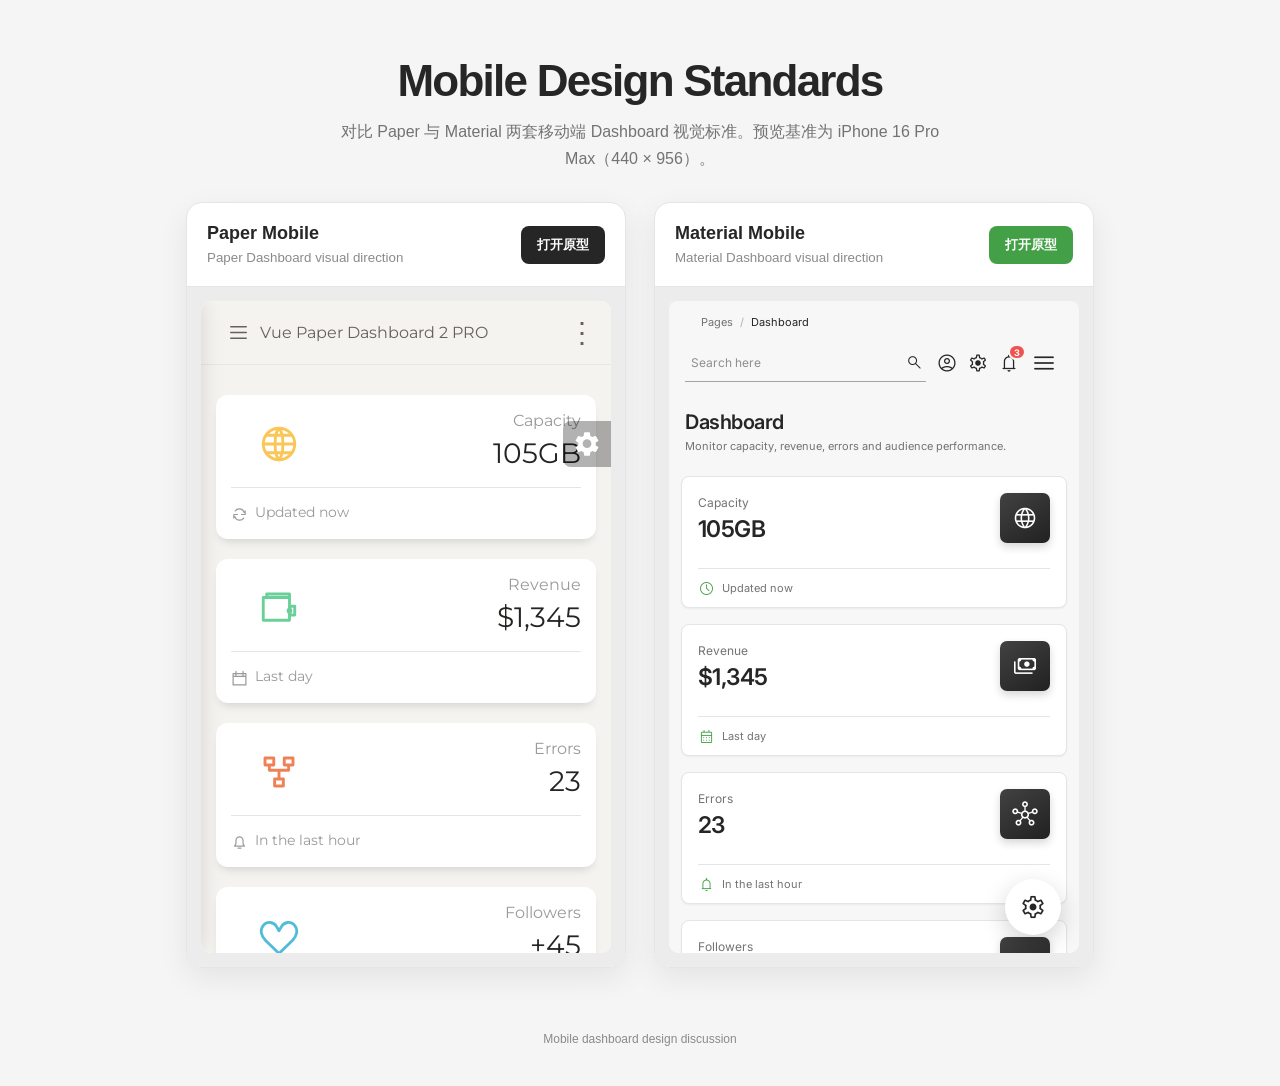
<file: index.html>
<!doctype html>
<html lang="zh-CN">
  <head>
    <meta charset="UTF-8" />
    <meta name="viewport" content="width=device-width, initial-scale=1" />
    <meta name="description" content="Mobile design standard prototypes" />
    <title>Mobile Design Standards</title>
    <style>
      :root { color-scheme: light; font-family: Inter, -apple-system, BlinkMacSystemFont, "Segoe UI", sans-serif; }
      * { box-sizing: border-box; }
      body { min-width: 320px; margin: 0; color: #262626; background: #f5f5f5; }
      header { padding: 56px 24px 30px; text-align: center; }
      h1 { margin: 0; font-size: clamp(28px, 5vw, 44px); letter-spacing: -.04em; }
      header p { max-width: 620px; margin: 12px auto 0; color: #737373; line-height: 1.7; }
      main { display: grid; grid-template-columns: repeat(2, minmax(0, 440px)); gap: 28px; justify-content: center; padding: 0 24px 64px; }
      article { overflow: hidden; border: 1px solid #e5e5e5; border-radius: 16px; background: white; box-shadow: 0 10px 30px rgb(0 0 0 / .07); }
      .card-head { display: flex; align-items: center; justify-content: space-between; gap: 16px; padding: 20px; border-bottom: 1px solid #e5e5e5; }
      h2 { margin: 0 0 4px; font-size: 18px; }
      small { color: #8a8a8a; }
      a { display: inline-flex; min-height: 38px; align-items: center; padding: 0 16px; border-radius: 8px; color: white; background: #262626; font-size: 13px; font-weight: 600; text-decoration: none; white-space: nowrap; }
      article:last-child a { background: #43a047; }
      .preview { height: 680px; padding: 14px; background: #ececec; }
      iframe { width: 100%; height: 100%; border: 0; border-radius: 10px; background: white; }
      footer { padding: 0 24px 40px; color: #8a8a8a; font-size: 12px; text-align: center; }
      @media (max-width: 760px) {
        header { padding-top: 38px; }
        main { grid-template-columns: minmax(0, 440px); padding-right: 14px; padding-left: 14px; }
        .preview { height: 620px; }
      }
    </style>
  </head>
  <body>
    <header>
      <h1>Mobile Design Standards</h1>
      <p>对比 Paper 与 Material 两套移动端 Dashboard 视觉标准。预览基准为 iPhone 16 Pro Max（440 × 956）。</p>
    </header>
    <main>
      <article>
        <div class="card-head"><div><h2>Paper Mobile</h2><small>Paper Dashboard visual direction</small></div><a href="./paper-mobile/">打开原型</a></div>
        <div class="preview"><iframe src="./paper-mobile/" title="Paper Mobile Dashboard"></iframe></div>
      </article>
      <article>
        <div class="card-head"><div><h2>Material Mobile</h2><small>Material Dashboard visual direction</small></div><a href="./material-mobile/">打开原型</a></div>
        <div class="preview"><iframe src="./material-mobile/" title="Material Mobile Dashboard"></iframe></div>
      </article>
    </main>
    <footer>Mobile dashboard design discussion</footer>
  </body>
</html>
</file>
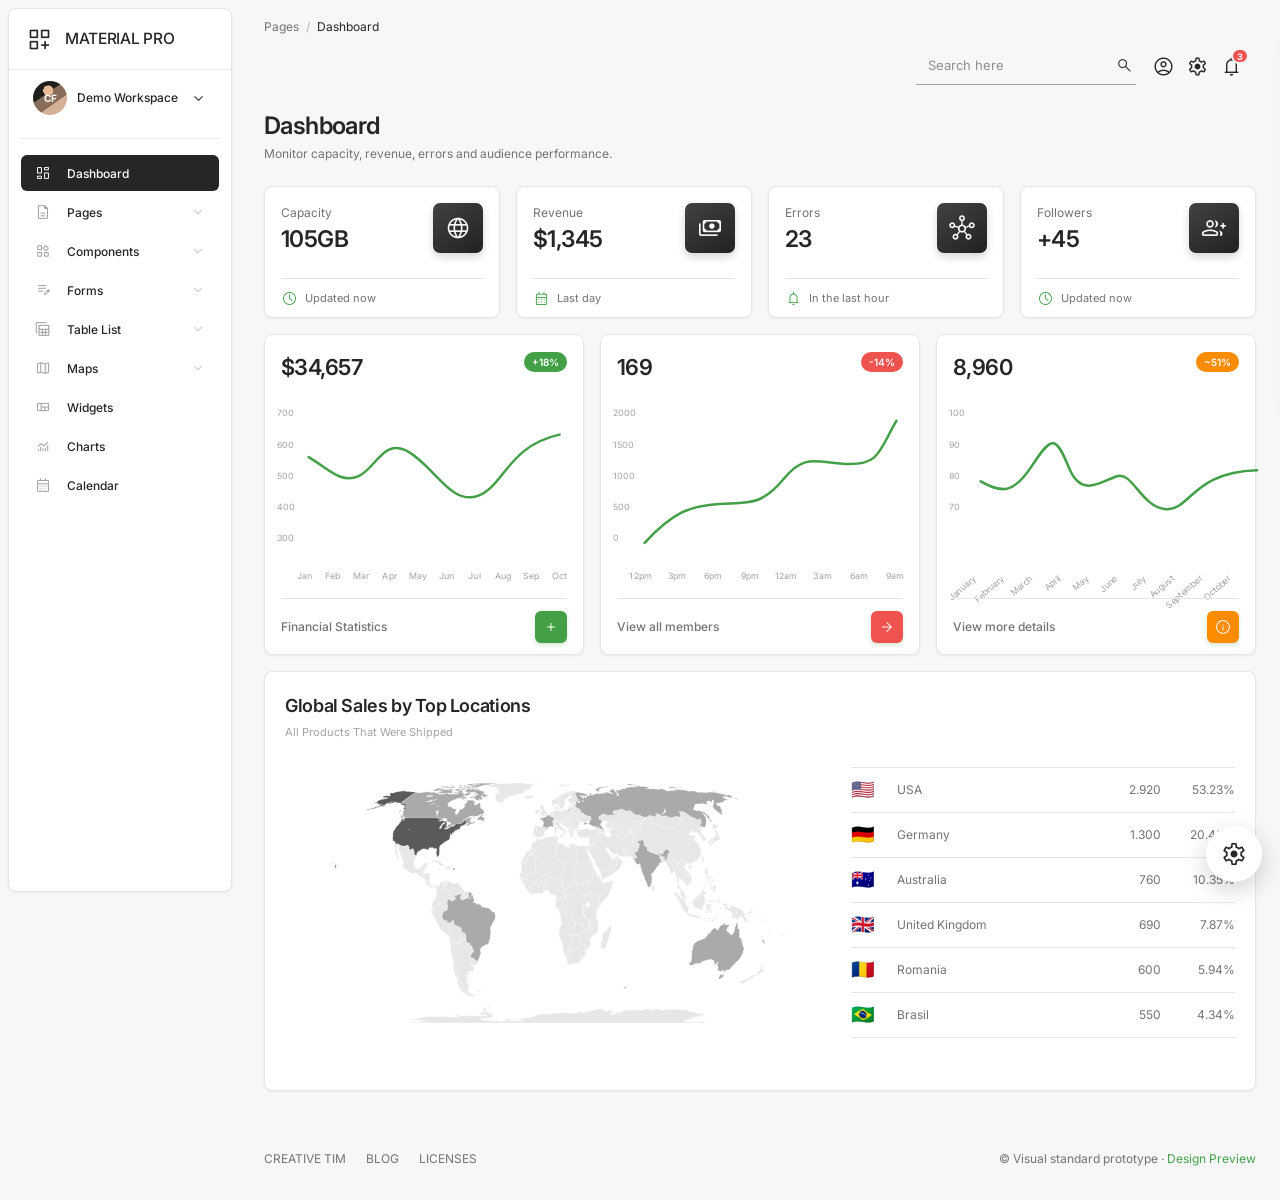
<file: material-mobile/index.html>
<!doctype html>
<html lang="en">
  <head>
    <meta charset="UTF-8" />
    <meta name="viewport" content="width=device-width, initial-scale=1" />
    <meta
      name="description"
      content="Material Dashboard inspired mobile visual standard reference pages"
    />
    <title>Material Dashboard PRO · Mobile Visual Standard</title>
    <link rel="icon" href="data:image/svg+xml,%3Csvg xmlns='http://www.w3.org/2000/svg' viewBox='0 0 16 16'%3E%3Crect width='16' height='16' rx='3' fill='%23262626'/%3E%3Cpath d='M4 4h3v3H4zm5 0h3v3H9zM4 9h3v3H4zm5 0h3v3H9z' fill='white'/%3E%3C/svg%3E" />
    <link rel="preconnect" href="https://fonts.googleapis.com" />
    <link rel="preconnect" href="https://fonts.gstatic.com" crossorigin />
    <link href="https://fonts.googleapis.com/css2?family=Inter:wght@400;500;600;700&family=Material+Symbols+Rounded:opsz,wght,FILL,GRAD@20..48,300,0,0&display=swap" rel="stylesheet" />
    <link rel="stylesheet" href="./styles.css" />
  </head>
  <body>
    <aside class="sidebar" id="mobile-sidebar">
      <div class="brand"><span class="brand-mark material-symbols-rounded">dashboard_customize</span><span>MATERIAL PRO</span><button class="sidebar-close material-symbols-rounded" type="button" aria-label="Close navigation" data-close-mobile-nav>close</button></div>
      <div class="sidebar-scroll">
        <div class="sidebar-user">
          <span class="avatar avatar-main">CF</span>
          <span>Demo Workspace</span>
          <span class="material-symbols-rounded icon-sm">expand_more</span>
        </div>
        <nav class="sidebar-nav" aria-label="Primary navigation">
          <button class="nav-item" type="button" data-route="/admin/overview">
            <span class="material-symbols-rounded nav-icon">dashboard</span><span>Dashboard</span>
          </button>
          <div class="nav-group" data-nav-group="pages">
            <button class="nav-item has-chevron" type="button" data-group-toggle="pages" aria-expanded="false">
              <span class="material-symbols-rounded nav-icon">description</span><span>Pages</span><span class="material-symbols-rounded nav-chevron">expand_more</span>
            </button>
            <div class="subnav">
              <button type="button" data-route="/pages/user"><i>U</i><span>User Page</span></button>
              <button type="button" data-route="/pages/timeline"><i>T</i><span>Timeline Page</span></button>
              <button type="button" data-route="/login"><i>L</i><span>Login</span></button>
              <button type="button" data-route="/register"><i>R</i><span>Register</span></button>
              <button type="button" data-route="/lock"><i>K</i><span>Lock</span></button>
            </div>
          </div>
          <div class="nav-group nav-group-components">
            <button class="nav-item has-chevron" type="button" data-group-toggle="components" aria-expanded="false">
              <span class="material-symbols-rounded nav-icon">widgets</span><span>Components</span><span class="material-symbols-rounded nav-chevron">expand_more</span>
            </button>
            <div class="subnav">
              <button type="button" data-route="/components/buttons"><i>B</i><span>Buttons</span></button>
              <button type="button" data-route="/components/grid-system"><i>G</i><span>Grid System</span></button>
              <button type="button" data-route="/components/panels"><i>P</i><span>Panels</span></button>
              <button type="button" data-route="/components/sweet-alert"><i>S</i><span>Sweet Alert</span></button>
              <button type="button" data-route="/components/notifications"><i>N</i><span>Notifications</span></button>
              <button type="button" data-route="/components/icons"><i>I</i><span>Icons</span></button>
              <button type="button" data-route="/components/typography"><i>T</i><span>Typography</span></button>
            </div>
          </div>
          <div class="nav-group nav-group-forms">
            <button class="nav-item has-chevron" type="button" data-group-toggle="forms" aria-expanded="false">
              <span class="material-symbols-rounded nav-icon">edit_note</span><span>Forms</span><span class="material-symbols-rounded nav-chevron">expand_more</span>
            </button>
            <div class="subnav">
              <button type="button" data-route="/forms/regular"><i>R</i><span>Regular Forms</span></button>
              <button type="button" data-route="/forms/extended"><i>E</i><span>Extended Forms</span></button>
              <button type="button" data-route="/forms/validation"><i>V</i><span>Validation Forms</span></button>
              <button type="button" data-route="/forms/wizard"><i>W</i><span>Wizard</span></button>
            </div>
          </div>
          <div class="nav-group nav-group-table">
            <button class="nav-item has-chevron" type="button" data-group-toggle="tables" aria-expanded="false">
              <span class="material-symbols-rounded nav-icon">table_view</span><span>Table List</span><span class="material-symbols-rounded nav-chevron">expand_more</span>
            </button>
            <div class="subnav">
              <button type="button" data-route="/table-list/regular"><i>R</i><span>Regular Tables</span></button>
              <button type="button" data-route="/table-list/extended"><i>E</i><span>Extended Tables</span></button>
              <button type="button" data-route="/table-list/paginated"><i>P</i><span>Paginated Tables</span></button>
            </div>
          </div>
          <div class="nav-group nav-group-maps">
            <button class="nav-item has-chevron" type="button" data-group-toggle="maps" aria-expanded="false">
              <span class="material-symbols-rounded nav-icon">map</span><span>Maps</span><span class="material-symbols-rounded nav-chevron">expand_more</span>
            </button>
            <div class="subnav">
              <button type="button" data-route="/maps/google"><i>G</i><span>Google Maps</span></button>
              <button type="button" data-route="/maps/full-screen"><i>F</i><span>Full Screen Maps</span></button>
              <button type="button" data-route="/maps/vector-map"><i>V</i><span>Vector Maps</span></button>
            </div>
          </div>
          <button class="nav-item" type="button" data-route="/admin/widgets">
            <span class="material-symbols-rounded nav-icon">view_quilt</span><span>Widgets</span>
          </button>
          <button class="nav-item" type="button" data-route="/charts">
            <span class="material-symbols-rounded nav-icon">monitoring</span><span>Charts</span>
          </button>
          <button class="nav-item" type="button" data-route="/calendar">
            <span class="material-symbols-rounded nav-icon">calendar_month</span><span>Calendar</span>
          </button>
        </nav>
      </div>
    </aside>
    <button class="mobile-scrim" type="button" aria-label="Close navigation" data-close-mobile-nav></button>

    <header class="topbar">
      <div class="topbar-breadcrumb"><span>Pages</span><b>/</b><span id="page-title">Dashboard</span></div>
      <div class="topbar-row">
        <div class="search-shell"><label class="global-search"><input type="search" placeholder="Search here" data-global-search autocomplete="off" /><span class="material-symbols-rounded icon-sm">search</span></label><div class="search-results" data-search-results></div></div>
        <div class="topbar-tools">
          <button class="tool-button" type="button" aria-label="Applications"><span class="material-symbols-rounded">account_circle</span></button>
          <button class="tool-button" type="button" aria-label="Settings" data-toggle-config><span class="material-symbols-rounded">settings</span></button>
          <button class="tool-button" type="button" aria-label="Notifications" data-toggle-notifications><span class="material-symbols-rounded">notifications</span><span class="notification-badge">3</span></button>
        </div>
        <button class="mobile-nav-toggle" type="button" aria-label="Open navigation" aria-controls="mobile-sidebar" aria-expanded="false" data-toggle-mobile-nav><span class="material-symbols-rounded">menu</span></button>
      </div>
      <div class="notification-menu" aria-hidden="true"><button type="button">New reservation received</button><button type="button">Room 302 requires attention</button><button type="button">Monthly report is ready</button></div>
    </header>

    <main class="main-content" id="view-root" aria-live="polite"></main>

    <button class="config-trigger" type="button" aria-label="Open theme settings" data-toggle-config>
      <span class="material-symbols-rounded" aria-hidden="true">settings</span>
    </button>
    <aside class="config-panel" aria-hidden="true">
      <button class="config-close" type="button" aria-label="Close" data-toggle-config>×</button>
      <h2>SIDEBAR TYPE</h2>
      <div class="swatches" data-config="sidebar"><button class="is-selected" data-value="light" aria-label="Light sidebar"></button><button data-value="dark" aria-label="Dark sidebar"></button><button data-value="warm" aria-label="Soft sidebar"></button></div>
      <h2>ACCENT COLOR</h2>
      <div class="swatches colorful" data-config="accent"><button data-value="aqua"></button><button data-value="blue"></button><button class="is-selected" data-value="green"></button><button data-value="yellow"></button><button data-value="coral"></button></div>
      <label class="mini-toggle"><span>SIDEBAR MINI</span><input type="checkbox" data-sidebar-mini /><i></i></label>
      <button class="config-action primary" type="button">VIEW DOCUMENTATION</button>
      <button class="config-action dark" type="button">UPGRADE TO PRO</button>
      <div class="config-share">
        <p>THANK YOU FOR SHARING!</p>
        <div><button class="facebook" type="button" aria-label="Facebook">f</button><button class="pinterest" type="button" aria-label="Pinterest">p</button><button class="twitter" type="button" aria-label="Twitter">t</button></div>
      </div>
    </aside>

    <div class="toast" role="status"></div>
    <div class="modal-backdrop" data-modal-backdrop aria-hidden="true"><section class="demo-modal" role="dialog" aria-modal="true" aria-labelledby="modal-title"><div class="modal-icon">✓</div><h2 id="modal-title">Good job!</h2><p data-modal-copy>You completed this interaction.</p><button class="demo-button primary" type="button" data-close-modal>OK</button></section></div>
    <script src="./app.js"></script>
  </body>
</html>
</file>
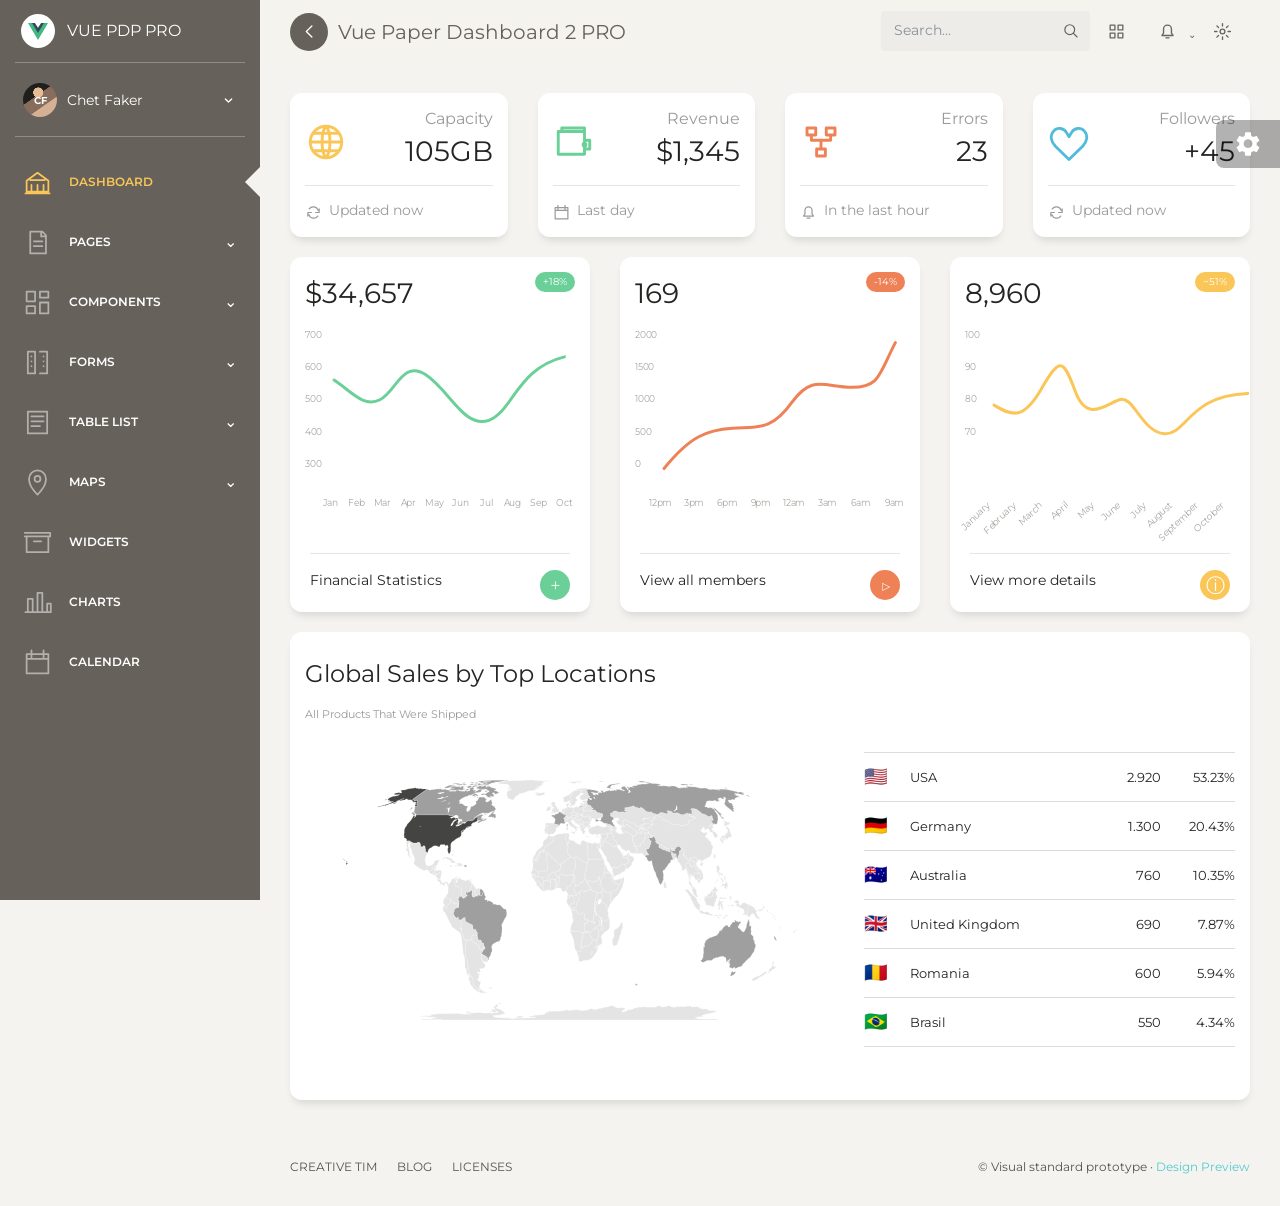
<file: paper-mobile/index.html>
<!doctype html>
<html lang="en">
  <head>
    <meta charset="UTF-8" />
    <meta name="viewport" content="width=device-width, initial-scale=1" />
    <meta
      name="description"
      content="Vue Paper Dashboard inspired visual standard reference pages"
    />
    <title>Vue Paper Dashboard 2 PRO · Visual Standard</title>
    <link rel="preconnect" href="https://fonts.googleapis.com" />
    <link rel="preconnect" href="https://fonts.gstatic.com" crossorigin />
    <link href="https://fonts.googleapis.com/css2?family=Montserrat:wght@300;400;500;600;700&display=swap" rel="stylesheet" />
    <link rel="stylesheet" href="./styles.css" />
  </head>
  <body>
    <svg class="svg-sprite" aria-hidden="true">
      <symbol id="i-dashboard" viewBox="0 0 24 24"><path d="M3 10.5 12 4l9 6.5v9H3zM6 10h12M7 14v5m5-5v5m5-5v5M2 21h20"/></symbol>
      <symbol id="i-pages" viewBox="0 0 24 24"><path d="M6 3h10l3 3v15H6zM15 3v4h4M9 11h7m-7 4h7"/></symbol>
      <symbol id="i-components" viewBox="0 0 24 24"><path d="M3 3h7v8H3zm11 0h7v5h-7zM3 15h7v6H3zm11-3h7v9h-7z"/></symbol>
      <symbol id="i-forms" viewBox="0 0 24 24"><path d="M4 3h6v18H4zm10 0h6v18h-6M7 7h0m0 4h0m0 4h0m10-8h0m0 4h0m0 4h0"/></symbol>
      <symbol id="i-table" viewBox="0 0 24 24"><path d="M4 3h16v18H4zM7 7h10M7 11h10M7 15h7"/></symbol>
      <symbol id="i-map" viewBox="0 0 24 24"><path d="M12 22s7-6.2 7-13A7 7 0 0 0 5 9c0 6.8 7 13 7 13Z"/><circle cx="12" cy="9" r="2.4"/></symbol>
      <symbol id="i-widgets" viewBox="0 0 24 24"><path d="M3 7h18v13H3zM1.5 4h21v3H1.5M9 11h6"/></symbol>
      <symbol id="i-charts" viewBox="0 0 24 24"><path d="M4 20V9h4v11m4 0V4h4v16m4 0v-7h3v7M2 20h21"/></symbol>
      <symbol id="i-calendar" viewBox="0 0 24 24"><path d="M3 5h18v16H3zM3 9h18M7 2v6m10-6v6"/></symbol>
      <symbol id="i-search" viewBox="0 0 24 24"><circle cx="10.8" cy="10.8" r="6.8"/><path d="m16 16 5 5"/></symbol>
      <symbol id="i-grid" viewBox="0 0 24 24"><path d="M4 4h6v6H4zm10 0h6v6h-6zM4 14h6v6H4zm10 0h6v6h-6z"/></symbol>
      <symbol id="i-bell" viewBox="0 0 24 24"><path d="M5 17h14l-2-3V9a5 5 0 0 0-10 0v5zm5 3h4"/></symbol>
      <symbol id="i-settings" viewBox="0 0 24 24"><circle cx="12" cy="12" r="3"/><path d="M12 2v3m0 14v3M2 12h3m14 0h3M4.9 4.9 7 7m10 10 2.1 2.1M19.1 4.9 17 7M7 17l-2.1 2.1"/></symbol>
      <symbol id="i-settings-solid" viewBox="0 0 24 24"><path d="M19.43 12.98c.04-.32.07-.65.07-.98s-.03-.66-.08-.98l2.11-1.65a.5.5 0 0 0 .12-.64l-2-3.46a.5.5 0 0 0-.61-.22l-2.49 1a7.31 7.31 0 0 0-1.69-.98L14.5 2.42A.49.49 0 0 0 14 2h-4a.49.49 0 0 0-.49.42L9.13 5.07c-.61.25-1.17.59-1.69.98l-2.49-1a.49.49 0 0 0-.61.22l-2 3.46a.49.49 0 0 0 .12.64l2.11 1.65c-.04.32-.08.66-.08.98s.03.66.08.98l-2.11 1.65a.5.5 0 0 0-.12.64l2 3.46c.12.22.38.31.61.22l2.49-1c.52.4 1.08.73 1.69.98l.38 2.65c.04.24.24.42.49.42h4c.25 0 .46-.18.49-.42l.38-2.65c.61-.25 1.17-.59 1.69-.98l2.49 1c.23.08.49 0 .61-.22l2-3.46a.5.5 0 0 0-.12-.64l-2.11-1.65ZM12 15.5A3.5 3.5 0 1 1 12 8a3.5 3.5 0 0 1 0 7.5Z"/></symbol>
      <symbol id="i-back" viewBox="0 0 24 24"><path d="m15 5-7 7 7 7"/></symbol>
      <symbol id="i-menu" viewBox="0 0 24 24"><path d="M4 6h16M4 12h16M4 18h16"/></symbol>
      <symbol id="i-globe" viewBox="0 0 24 24"><circle cx="12" cy="12" r="9"/><path d="M3 12h18M12 3c3 3 3 15 0 18M12 3c-3 3-3 15 0 18M5 7h14M5 17h14"/></symbol>
      <symbol id="i-wallet" viewBox="0 0 24 24"><path d="M3 6h15v13H3zM5 6V4h13v4m0 3h3v5h-3"/><circle cx="18" cy="13.5" r=".8"/></symbol>
      <symbol id="i-network" viewBox="0 0 24 24"><path d="M4 8V4h5v4zm11 0V4h5v4zM9.5 20v-4h5v4zM6.5 8v3h11V8M12 11v5"/></symbol>
      <symbol id="i-heart" viewBox="0 0 24 24"><path d="M20.8 5.8c-2.1-2.4-5.8-1.9-7.3.7L12 9l-1.5-2.5C9 3.9 5.3 3.4 3.2 5.8.8 8.5 2 12 4.2 14.4L12 22l7.8-7.6C22 12 23.2 8.5 20.8 5.8Z"/></symbol>
      <symbol id="i-refresh" viewBox="0 0 24 24"><path d="M20 7v5h-5M4 17v-5h5M18.5 9A7 7 0 0 0 6 7m-.5 8A7 7 0 0 0 18 17"/></symbol>
      <symbol id="i-info" viewBox="0 0 24 24"><circle cx="12" cy="12" r="9"/><path d="M12 11v6m0-10h0"/></symbol>
      <symbol id="i-check" viewBox="0 0 24 24"><path d="m5 12 4 4 10-10"/></symbol>
      <symbol id="i-close" viewBox="0 0 24 24"><path d="m6 6 12 12M18 6 6 18"/></symbol>
      <symbol id="i-edit" viewBox="0 0 24 24"><path d="M4 20h4L19 9l-4-4L4 16zM13 7l4 4"/></symbol>
      <symbol id="i-user" viewBox="0 0 24 24"><circle cx="12" cy="8" r="4"/><path d="M5 21c0-4 3-7 7-7s7 3 7 7"/></symbol>
      <symbol id="i-chevron" viewBox="0 0 24 24"><path d="m8 10 4 4 4-4"/></symbol>
    </svg>

    <aside class="sidebar" id="mobile-sidebar">
      <div class="brand"><span class="brand-mark">V</span><span>VUE PDP PRO</span></div>
      <div class="sidebar-scroll">
        <div class="sidebar-user">
          <span class="avatar avatar-main">CF</span>
          <span>Chet Faker</span>
          <svg class="icon icon-sm"><use href="#i-chevron" /></svg>
        </div>
        <nav class="sidebar-nav" aria-label="Primary navigation">
          <button class="nav-item" type="button" data-route="/admin/overview">
            <svg class="nav-icon"><use href="#i-dashboard" /></svg><span>DASHBOARD</span>
          </button>
          <div class="nav-group" data-nav-group="pages">
            <button class="nav-item has-chevron" type="button" data-group-toggle="pages" aria-expanded="false">
              <svg class="nav-icon"><use href="#i-pages" /></svg><span>PAGES</span><span>⌄</span>
            </button>
            <div class="subnav">
              <button type="button" data-route="/pages/user"><i>U</i><span>User Page</span></button>
              <button type="button" data-route="/pages/timeline"><i>T</i><span>Timeline Page</span></button>
              <button type="button" data-route="/login"><i>L</i><span>Login</span></button>
              <button type="button" data-route="/register"><i>R</i><span>Register</span></button>
              <button type="button" data-route="/lock"><i>K</i><span>Lock</span></button>
            </div>
          </div>
          <div class="nav-group nav-group-components">
            <button class="nav-item has-chevron" type="button" data-group-toggle="components" aria-expanded="false">
              <svg class="nav-icon"><use href="#i-components" /></svg><span>COMPONENTS</span><span>⌄</span>
            </button>
            <div class="subnav">
              <button type="button" data-route="/components/buttons"><i>B</i><span>Buttons</span></button>
              <button type="button" data-route="/components/grid-system"><i>G</i><span>Grid System</span></button>
              <button type="button" data-route="/components/panels"><i>P</i><span>Panels</span></button>
              <button type="button" data-route="/components/sweet-alert"><i>S</i><span>Sweet Alert</span></button>
              <button type="button" data-route="/components/notifications"><i>N</i><span>Notifications</span></button>
              <button type="button" data-route="/components/icons"><i>I</i><span>Icons</span></button>
              <button type="button" data-route="/components/typography"><i>T</i><span>Typography</span></button>
            </div>
          </div>
          <div class="nav-group nav-group-forms">
            <button class="nav-item has-chevron" type="button" data-group-toggle="forms" aria-expanded="false">
              <svg class="nav-icon"><use href="#i-forms" /></svg><span>FORMS</span><span>⌄</span>
            </button>
            <div class="subnav">
              <button type="button" data-route="/forms/regular"><i>R</i><span>Regular Forms</span></button>
              <button type="button" data-route="/forms/extended"><i>E</i><span>Extended Forms</span></button>
              <button type="button" data-route="/forms/validation"><i>V</i><span>Validation Forms</span></button>
              <button type="button" data-route="/forms/wizard"><i>W</i><span>Wizard</span></button>
            </div>
          </div>
          <div class="nav-group nav-group-table">
            <button class="nav-item has-chevron" type="button" data-group-toggle="tables" aria-expanded="false">
              <svg class="nav-icon"><use href="#i-table" /></svg><span>TABLE LIST</span><span>⌄</span>
            </button>
            <div class="subnav">
              <button type="button" data-route="/table-list/regular"><i>R</i><span>Regular Tables</span></button>
              <button type="button" data-route="/table-list/extended"><i>E</i><span>Extended Tables</span></button>
              <button type="button" data-route="/table-list/paginated"><i>P</i><span>Paginated Tables</span></button>
            </div>
          </div>
          <div class="nav-group nav-group-maps">
            <button class="nav-item has-chevron" type="button" data-group-toggle="maps" aria-expanded="false">
              <svg class="nav-icon"><use href="#i-map" /></svg><span>MAPS</span><span>⌄</span>
            </button>
            <div class="subnav">
              <button type="button" data-route="/maps/google"><i>G</i><span>Google Maps</span></button>
              <button type="button" data-route="/maps/full-screen"><i>F</i><span>Full Screen Maps</span></button>
              <button type="button" data-route="/maps/vector-map"><i>V</i><span>Vector Maps</span></button>
            </div>
          </div>
          <button class="nav-item" type="button" data-route="/admin/widgets">
            <svg class="nav-icon"><use href="#i-widgets" /></svg><span>WIDGETS</span>
          </button>
          <button class="nav-item" type="button" data-route="/charts">
            <svg class="nav-icon"><use href="#i-charts" /></svg><span>CHARTS</span>
          </button>
          <button class="nav-item" type="button" data-route="/calendar">
            <svg class="nav-icon"><use href="#i-calendar" /></svg><span>CALENDAR</span>
          </button>
        </nav>
      </div>
    </aside>
    <button class="mobile-scrim" type="button" aria-label="Close navigation" data-close-mobile-nav></button>

    <header class="topbar">
      <div class="topbar-title"><button class="back-button" type="button" aria-label="Back"><svg class="icon"><use href="#i-back" /></svg></button><span id="page-title">Vue Paper Dashboard 2 PRO</span></div>
      <div class="topbar-tools">
        <div class="search-shell"><label class="global-search"><input type="search" placeholder="Search..." data-global-search autocomplete="off" /><svg class="icon icon-sm"><use href="#i-search" /></svg></label><div class="search-results" data-search-results></div></div>
        <button class="tool-button" type="button" aria-label="Applications"><svg class="icon"><use href="#i-grid" /></svg></button>
        <button class="tool-button" type="button" aria-label="Notifications" data-toggle-notifications><svg class="icon"><use href="#i-bell" /></svg><span class="notification-dot"></span><span class="tiny-caret">⌄</span></button>
        <button class="tool-button" type="button" aria-label="Settings" data-toggle-config><svg class="icon" aria-hidden="true"><use href="#i-settings" /></svg></button>
      </div>
      <button class="mobile-nav-toggle" type="button" aria-label="Open navigation" aria-controls="mobile-sidebar" aria-expanded="false" data-toggle-mobile-nav>
        <svg class="icon"><use href="#i-menu" /></svg>
      </button>
      <button class="mobile-more-toggle" type="button" aria-label="More options" data-toggle-notifications>⋮</button>
      <div class="notification-menu" aria-hidden="true"><button type="button">New reservation received</button><button type="button">Room 302 requires attention</button><button type="button">Monthly report is ready</button></div>
    </header>

    <main class="main-content" id="view-root" aria-live="polite"></main>

    <button class="config-trigger" type="button" aria-label="Open theme settings" data-toggle-config>
      <svg class="icon settings-icon-solid" aria-hidden="true"><use href="#i-settings-solid" /></svg>
    </button>
    <aside class="config-panel" aria-hidden="true">
      <button class="config-close" type="button" aria-label="Close" data-toggle-config>×</button>
      <h2>SIDEBAR BACKGROUND</h2>
      <div class="swatches" data-config="sidebar"><button data-value="light"></button><button data-value="dark"></button><button class="is-selected" data-value="warm"></button></div>
      <h2>SIDEBAR ACTIVE COLOR</h2>
      <div class="swatches colorful" data-config="accent"><button data-value="aqua"></button><button data-value="blue"></button><button data-value="green"></button><button class="is-selected" data-value="yellow"></button><button data-value="coral"></button></div>
      <label class="mini-toggle"><span>SIDEBAR MINI</span><input type="checkbox" data-sidebar-mini /><i></i></label>
      <button class="config-action aqua" type="button">BUY NOW</button>
      <button class="config-action warm" type="button">DOCUMENTATION</button>
      <button class="config-action blue" type="button">GET FREE DEMO</button>
      <div class="config-share">
        <p>THANK YOU FOR SHARING!</p>
        <div><button class="facebook" type="button" aria-label="Facebook">f</button><button class="pinterest" type="button" aria-label="Pinterest">p</button><button class="twitter" type="button" aria-label="Twitter">t</button></div>
      </div>
    </aside>

    <div class="toast" role="status"></div>
    <div class="modal-backdrop" data-modal-backdrop aria-hidden="true"><section class="demo-modal" role="dialog" aria-modal="true" aria-labelledby="modal-title"><div class="modal-icon">✓</div><h2 id="modal-title">Good job!</h2><p data-modal-copy>You completed this interaction.</p><button class="demo-button primary" type="button" data-close-modal>OK</button></section></div>
    <script src="./app.js"></script>
  </body>
</html>
</file>
<file: material-mobile/styles.css>
:root {
  color-scheme: light;
  font-family: Inter, Helvetica, Arial, sans-serif;
  font-synthesis: none;
  --sidebar-width: 260px;
  --topbar-height: 63px;
  --canvas: #f4f3ef;
  --surface: #ffffff;
  --sidebar: #ffffff;
  --sidebar-ink: #ffffff;
  --sidebar-icon: rgb(255 255 255 / 0.5);
  --sidebar-line: rgb(255 255 255 / 0.28);
  --ink: #252422;
  --ink-soft: #737373;
  --ink-faint: #9a9a9a;
  --line: #e5e5e5;
  --active: #43a047;
  --aqua: #00acc1;
  --blue: #1a73e8;
  --green: #43a047;
  --yellow: #fb8c00;
  --coral: #e53935;
  --shadow: 0 6px 10px -4px rgb(0 0 0 / 0.15);
  --radius: 12px;
}

* { box-sizing: border-box; }
html { min-width: 320px; background: var(--canvas); }
body { min-width: 320px; min-height: 100vh; margin: 0; color: #2c2c2c; background: var(--canvas); font-size: 14px; line-height: 1.5; -webkit-font-smoothing: antialiased; -moz-osx-font-smoothing: grayscale; text-rendering: optimizeLegibility; }
button, input { font: inherit; }
button { -webkit-tap-highlight-color: transparent; }
button:focus-visible, input:focus-visible { outline: 3px solid color-mix(in srgb, var(--active) 35%, transparent); outline-offset: 2px; }
.svg-sprite { position: absolute; width: 0; height: 0; overflow: hidden; }
.icon, .nav-icon { width: 24px; height: 24px; fill: none; stroke: currentColor; stroke-width: 1.7; stroke-linecap: round; stroke-linejoin: round; }
.icon-sm { width: 19px; height: 19px; }

.sidebar {
  position: fixed; inset: 0 auto 0 0; z-index: 40;
  width: var(--sidebar-width); overflow: hidden; color: var(--sidebar-ink); background: var(--sidebar);
  transition: width 180ms ease, background 180ms ease;
}
.brand { display: flex; align-items: center; gap: 12px; height: 63px; margin: 0 15px; padding: 0 6px; border-bottom: 1px solid var(--sidebar-line); font-size: 16px; font-weight: 400; letter-spacing: 0; transform: translateZ(0); }
.brand-mark { position: relative; display: grid; width: 34px; height: 34px; place-items: center; flex: 0 0 auto; overflow: hidden; border-radius: 50%; color: transparent; background: white; font-size: 0; line-height: 1; }
.brand-mark::before, .brand-mark::after { position: absolute; top: 9px; left: 7px; width: 20px; height: 17px; content: ""; clip-path: polygon(0 0, 24% 0, 50% 48%, 76% 0, 100% 0, 50% 100%); }
.brand-mark::before { background: #42b883; }
.brand-mark::after { top: 9px; left: 11px; width: 12px; height: 10px; background: #35495e; }
.sidebar-scroll { height: calc(100vh - 63px); overflow-x: hidden; overflow-y: auto; scrollbar-width: none; }
.sidebar-scroll::-webkit-scrollbar { display: none; }
.sidebar-user { display: grid; grid-template-columns: 34px 1fr 18px; align-items: center; gap: 10px; height: 54px; margin: 20px 15px 0; padding: 0 8px 20px; border-bottom: 1px solid var(--sidebar-line); font-size: 14px; font-weight: 400; transform: translateZ(0); }
.avatar { display: grid; width: 34px; height: 34px; place-items: center; overflow: hidden; border-radius: 50%; color: white; background: linear-gradient(145deg, #242323, #cf8365); font-size: 10px; font-weight: 700; }
.avatar-main { background: radial-gradient(circle at 45% 28%, #e7bb95 0 16%, transparent 17%), linear-gradient(145deg, #201f1c 38%, #886d5d 39% 64%, #d4b095 65%); }
.sidebar-nav { position: relative; padding: 10px 0 100px; }
.nav-item { position: relative; display: grid; grid-template-columns: 34px 1fr auto; align-items: center; gap: 12px; width: calc(100% - 30px); min-height: 50px; margin: 10px 15px 0; padding: 10px 8px; border: 0; color: var(--sidebar-ink); background: transparent; font-size: 12px; font-weight: 600; line-height: 30px; text-align: left; cursor: pointer; }
.nav-item:hover { color: white; background: rgb(255 255 255 / .035); }
.nav-item.is-active, .nav-item.is-section-active { color: var(--active); }
.nav-item.is-active::after { position: absolute; top: 10px; right: -15px; border-top: 15px solid transparent; border-right: 15px solid var(--canvas); border-bottom: 15px solid transparent; content: ""; }
.nav-icon { width: 29px; height: 29px; color: var(--sidebar-icon); stroke-width: 1.45; }
.nav-item.is-active .nav-icon, .nav-item.is-section-active .nav-icon { color: var(--active); }
.has-chevron > span:last-child { font-size: 16px; transition: transform 180ms ease; }
.nav-group.is-open > .has-chevron > span:last-child { transform: rotate(180deg); }
.subnav { display: none; padding: 0; }
.subnav button { position: relative; display: grid; grid-template-columns: 34px 1fr; align-items: center; width: 100%; min-height: 51px; padding: 0 28px; border: 0; color: var(--sidebar-ink); background: transparent; font-size: 12px; font-weight: 400; text-align: left; cursor: pointer; }
.subnav button:hover { color: white; }
.subnav i { color: rgb(255 255 255 / .48); font-style: normal; text-align: left; }
.subnav button.is-active { color: var(--active); }
.subnav button.is-active i { color: var(--active); }
.subnav button.is-active::after { position: absolute; top: 8px; right: -1px; border-top: 17px solid transparent; border-right: 17px solid var(--canvas); border-bottom: 17px solid transparent; content: ""; }
.nav-group.is-open > .subnav { display: block; }

.topbar { position: fixed; z-index: 30; top: 0; right: 0; left: var(--sidebar-width); display: flex; align-items: center; justify-content: space-between; height: var(--topbar-height); padding: 0 31px 0 30px; background: rgb(244 243 239 / .97); transform: translateZ(0); transition: left 180ms ease; }
.topbar-title { display: flex; align-items: center; gap: 10px; color: #737373; font-size: 20px; font-weight: 400; line-height: 26px; transform: translateZ(0); }
.back-button { display: grid; width: 38px; height: 38px; place-items: center; border: 0; border-radius: 50%; color: white; background: #262626; cursor: pointer; }
.back-button .icon { width: 19px; height: 19px; }
.topbar-tools { display: flex; align-items: center; gap: 0; color: #696660; transform: translateZ(0); }
.search-shell { position: relative; }
.global-search { display: flex; align-items: center; width: 209px; height: 40px; padding: 0 11px; border-radius: 4px; color: #737373; background: rgb(222 222 222 / .3); transform: translate(-3px, -1px); }
.global-search input { width: 100%; border: 0; outline: 0; color: var(--ink); background: transparent; font-size: 14px; }
.global-search input::placeholder { color: #8a9198; }
.tool-button { position: relative; display: grid; min-width: 35px; height: 43px; place-items: center; border: 0; color: inherit; background: transparent; cursor: pointer; }
.topbar-tools > .tool-button { min-width: 46px; height: 42px; }
.topbar-tools > .tool-button:nth-of-type(2) { min-width: 57px; }
.topbar-tools > .tool-button:nth-of-type(3) { min-width: 53px; }
.tool-button .icon { width: 19px; height: 19px; }
.gear { display: block; font-family: Arial, sans-serif; font-size: 23px; font-weight: 400; line-height: 1; }
.tiny-caret { position: absolute; top: 16px; right: 0; font-size: 10px; }
.notification-dot { display: none; }
.mobile-nav-toggle, .mobile-more-toggle, .mobile-scrim { display: none; }
.search-results, .notification-menu { position: absolute; z-index: 90; top: 61px; right: 74px; display: none; width: 280px; overflow: hidden; border-radius: 8px; background: white; box-shadow: 0 4px 18px rgb(0 0 0 / .16); }
.search-results { top: 51px; right: 0; }
.search-results.is-open, .notification-menu.is-open { display: block; }
.search-results button, .notification-menu button { display: block; width: 100%; padding: 13px 16px; border: 0; border-bottom: 1px solid #eee; color: var(--ink-soft); background: white; text-align: left; cursor: pointer; }
.search-results button:hover, .notification-menu button:hover { color: var(--ink); background: #f8f7f4; }
.search-results strong, .search-results small { display: block; }
.search-results small { margin-top: 3px; color: var(--ink-faint); font-size: 10px; }
.search-empty { display: block; padding: 16px; color: var(--ink-faint); font-size: 12px; }

.main-content { min-height: 100vh; margin-left: var(--sidebar-width); padding: calc(var(--topbar-height) + 30px) 30px 30px; transition: margin-left 180ms ease; }
.page-heading { margin: 8px 0 22px; }
.page-heading h1 { margin: 0 0 4px; font-size: 30px; font-weight: 500; letter-spacing: -.025em; }
.page-heading p { margin: 0; color: var(--ink-faint); font-size: 13px; }
.card { color: var(--ink); border-radius: var(--radius); background: var(--surface); box-shadow: var(--shadow); }
.content-page { padding-top: 21px; }
.content-header { margin: 0 2px 24px; }
.content-header h1 { margin: 0 0 7px; font-size: 30px; font-weight: 400; }
.content-header p { max-width: 880px; margin: 0; color: var(--ink-faint); font-size: 13px; line-height: 1.6; }
.demo-grid { display: grid; gap: 24px; }
.demo-grid.two { grid-template-columns: repeat(2, minmax(0, 1fr)); }
.demo-grid.three { grid-template-columns: repeat(3, minmax(0, 1fr)); }
.demo-grid.four { grid-template-columns: repeat(4, minmax(0, 1fr)); }
.demo-card { padding: 24px; }
.demo-card h2 { margin: 0 0 18px; font-size: 22px; font-weight: 400; }
.demo-card h3 { margin: 0 0 12px; font-size: 15px; font-weight: 600; }
.demo-card p { color: var(--ink-soft); line-height: 1.6; }
.demo-stack { display: flex; flex-wrap: wrap; gap: 12px; align-items: center; }
.demo-button { min-height: 40px; padding: 0 20px; border: 0; border-radius: 4px; color: white; background: #262626; cursor: pointer; transition: transform 150ms ease, box-shadow 150ms ease; }
.demo-button:hover { box-shadow: 0 3px 8px rgb(0 0 0 / .16); transform: translateY(-1px); }
.demo-button.primary { background: var(--aqua); }
.demo-button.info { background: var(--blue); }
.demo-button.success { background: var(--green); }
.demo-button.warning { background: var(--yellow); }
.demo-button.danger { background: var(--coral); }
.demo-button.round { border-radius: 24px; }
.demo-button.outline { border: 1px solid currentColor; color: var(--ink-soft); background: transparent; }
.demo-button.icon-only { width: 40px; padding: 0; border-radius: 50%; }
.grid-sample { display: grid; gap: 10px; margin-bottom: 10px; }
.grid-sample.cols-12 { grid-template-columns: repeat(12, 1fr); }
.grid-sample.cols-4 { grid-template-columns: repeat(4, 1fr); }
.grid-sample.cols-3 { grid-template-columns: repeat(3, 1fr); }
.grid-cell { display: grid; min-height: 52px; place-items: center; border-radius: 4px; color: white; background: color-mix(in srgb, var(--aqua) 82%, white); font-size: 12px; }
.panel-item { border-top: 1px solid var(--line); }
.panel-item:last-child { border-bottom: 1px solid var(--line); }
.panel-heading { display: flex; justify-content: space-between; width: 100%; padding: 17px 4px; border: 0; color: var(--ink); background: transparent; text-align: left; cursor: pointer; }
.panel-body { display: none; padding: 0 4px 18px; color: var(--ink-soft); font-size: 13px; line-height: 1.65; }
.panel-item.is-open .panel-body { display: block; }
.notification-buttons { display: grid; grid-template-columns: repeat(2, 1fr); gap: 12px; }
.icon-gallery { display: grid; grid-template-columns: repeat(6, 1fr); gap: 12px; }
.icon-tile { display: grid; min-height: 105px; place-items: center; border: 1px solid #eee; border-radius: 6px; color: var(--ink-soft); background: white; }
.icon-tile .icon, .icon-tile .nav-icon { width: 30px; height: 30px; color: var(--aqua); }
.icon-tile span { display: block; margin-top: 7px; font-size: 11px; }
.type-specimen { padding: 20px 0; border-bottom: 1px solid var(--line); }
.type-specimen:last-child { border: 0; }
.type-label { display: inline-block; width: 95px; color: var(--ink-faint); font-size: 11px; text-transform: uppercase; }
.type-display { font-size: 34px; font-weight: 300; }
.type-heading { font-size: 25px; font-weight: 400; }
.form-grid { display: grid; grid-template-columns: repeat(2, minmax(0, 1fr)); gap: 18px 22px; }
.form-field { display: grid; gap: 8px; color: var(--ink-soft); font-size: 12px; }
.form-field.full { grid-column: 1 / -1; }
.form-field input, .form-field select, .form-field textarea { width: 100%; min-height: 43px; padding: 10px 12px; border: 1px solid #ddd; border-radius: 4px; color: var(--ink); background: white; outline: 0; }
.form-field textarea { min-height: 104px; resize: vertical; }
.form-field input:focus, .form-field select:focus, .form-field textarea:focus { border-color: var(--aqua); box-shadow: 0 0 0 3px color-mix(in srgb, var(--aqua) 18%, transparent); }
.form-field.is-invalid input, .form-field.is-invalid select { border-color: var(--coral); }
.field-error { display: none; color: var(--coral); }
.form-field.is-invalid .field-error { display: block; }
.choice-row { display: flex; flex-wrap: wrap; gap: 18px; align-items: center; min-height: 43px; }
.choice-row label { display: flex; align-items: center; gap: 8px; }
.switch { position: relative; width: 48px; height: 25px; border-radius: 99px; background: #ddd; cursor: pointer; }
.switch input { display: none; }
.switch i { position: absolute; top: 2px; left: 2px; width: 21px; height: 21px; border-radius: 50%; background: white; box-shadow: 0 1px 3px rgb(0 0 0 / .2); transition: transform 160ms ease; }
.switch:has(input:checked) { background: var(--aqua); }
.switch input:checked + i { transform: translateX(23px); }
.wizard-steps { display: grid; grid-template-columns: repeat(3, 1fr); margin-bottom: 28px; border-radius: 5px; background: #efeeeb; }
.wizard-step { padding: 13px; color: #9a9a9a; text-align: center; font-size: 12px; }
.wizard-step.is-active { color: white; background: var(--active); }
.wizard-pane { display: none; min-height: 250px; }
.wizard-pane.is-active { display: block; }
.wizard-actions { display: flex; justify-content: space-between; margin-top: 20px; }
.basic-table { width: 100%; border-collapse: collapse; color: var(--ink-soft); font-size: 13px; }
.basic-table th, .basic-table td { padding: 15px 12px; border-bottom: 1px solid #eee; text-align: left; }
.basic-table th { color: #9a9a9a; font-weight: 600; text-transform: uppercase; }
.basic-table tbody tr:hover { background: #faf9f7; }
.member-cell { display: flex; align-items: center; gap: 10px; }
.member-cell .avatar { width: 32px; height: 32px; font-size: 9px; }
.status-badge { display: inline-block; padding: 5px 9px; border-radius: 12px; color: white; background: var(--green); font-size: 10px; }
.status-badge.warning { background: var(--yellow); }
.status-badge.danger { background: var(--coral); }
.profile-layout { display: grid; grid-template-columns: 330px 1fr; gap: 24px; }
.profile-card { overflow: hidden; text-align: center; }
.profile-cover { height: 125px; background: linear-gradient(135deg, #43a047, #262626); }
.profile-photo { display: grid; width: 96px; height: 96px; margin: -48px auto 14px; place-items: center; border: 4px solid white; border-radius: 50%; color: white; background: linear-gradient(145deg, #333, #d89a79); font-size: 24px; }
.profile-copy { padding: 0 25px 28px; }
.profile-copy h2 { margin: 0; font-size: 21px; }
.profile-copy small { color: var(--ink-faint); }
.timeline { position: relative; max-width: 900px; margin: 0 auto; padding: 12px 0; }
.timeline::before { position: absolute; top: 0; bottom: 0; left: 50%; width: 2px; background: #ddd; content: ""; }
.timeline-item { position: relative; width: 50%; padding: 0 34px 28px 0; }
.timeline-item:nth-child(even) { margin-left: 50%; padding: 0 0 28px 34px; }
.timeline-dot { position: absolute; top: 22px; right: -8px; width: 16px; height: 16px; border: 3px solid white; border-radius: 50%; background: var(--aqua); box-shadow: 0 0 0 1px #ddd; }
.timeline-item:nth-child(even) .timeline-dot { right: auto; left: -8px; }
.timeline-card { padding: 20px; }
.map-demo { --map-zoom: 1; position: relative; min-height: 580px; overflow: hidden; background: #deded9; }
.map-demo::before { position: absolute; inset: -10%; background: repeating-linear-gradient(28deg, transparent 0 44px, rgb(255 255 255 / .55) 45px 48px), repeating-linear-gradient(118deg, transparent 0 65px, rgb(255 255 255 / .48) 66px 69px); content: ""; transform: scale(var(--map-zoom)); transition: transform 180ms ease; }
.map-pin { position: absolute; z-index: 2; display: grid; width: 34px; height: 34px; place-items: center; border-radius: 50% 50% 50% 0; color: white; background: var(--coral); transform: rotate(-45deg); }
.map-pin span { transform: rotate(45deg); }
.map-controls { position: absolute; z-index: 3; top: 18px; right: 18px; display: grid; gap: 6px; }
.map-controls button { width: 38px; height: 38px; border: 0; border-radius: 4px; background: white; box-shadow: var(--shadow); cursor: pointer; }
.full-map-page { padding-top: 0; }
.full-map { min-height: calc(100vh - 135px); }
.map-floating-card { position: absolute; z-index: 3; top: 24px; left: 24px; width: 270px; padding: 18px; border-radius: 8px; background: rgb(255 255 255 / .94); box-shadow: var(--shadow); }
.map-floating-card h2 { margin: 0 0 5px; font-weight: 400; }
.map-floating-card p { margin: 0; color: var(--ink-faint); font-size: 12px; }
.vector-layout { display: grid; grid-template-columns: 1.5fr 1fr; gap: 28px; align-items: center; }
.auth-page { display: grid; min-height: calc(100vh - 150px); place-items: center; }
.auth-card { width: min(430px, 100%); padding: 34px; text-align: center; }
.auth-card h1 { margin: 0 0 7px; font-size: 30px; font-weight: 400; }
.auth-card > p { margin-bottom: 24px; color: var(--ink-faint); }
.auth-card .form-field { margin-bottom: 15px; text-align: left; }
.auth-card .demo-button { width: 100%; margin-top: 7px; }
.auth-links { display: flex; justify-content: center; gap: 18px; margin-top: 20px; font-size: 12px; }
.auth-links button { border: 0; color: var(--aqua); background: transparent; cursor: pointer; }
.modal-backdrop { position: fixed; z-index: 120; inset: 0; display: none; place-items: center; padding: 20px; background: rgb(0 0 0 / .4); }
.modal-backdrop.is-open { display: grid; }
.demo-modal { width: min(420px, 100%); padding: 34px; border-radius: 12px; background: white; box-shadow: 0 15px 45px rgb(0 0 0 / .25); text-align: center; }
.modal-icon { display: grid; width: 72px; height: 72px; margin: 0 auto 18px; place-items: center; border: 3px solid var(--green); border-radius: 50%; color: var(--green); font-size: 34px; }
.demo-modal h2 { margin: 0 0 8px; font-size: 26px; font-weight: 400; }
.demo-modal p { margin: 0 0 24px; color: var(--ink-soft); }
.progress-row { display: grid; grid-template-columns: 1fr auto; gap: 8px 18px; margin: 24px 0; color: var(--ink-soft); }
.progress-row i { grid-column: 1 / -1; height: 7px; overflow: hidden; border-radius: 4px; background: #eee; }
.progress-row b { display: block; height: 100%; border-radius: inherit; }

.summary-grid { display: grid; grid-template-columns: repeat(4, minmax(0, 1fr)); gap: 30px; }
.summary-card { height: 144px; padding: 15px; }
.summary-main { display: grid; grid-template-columns: 1fr 2fr; height: 67px; margin: 0 -15px; align-items: start; }
.summary-icon { display: grid; height: 67px; margin: 0 15px; place-items: center; color: var(--yellow); }
.summary-icon .icon { width: 42px; height: 42px; stroke-width: 1.65; }
.summary-copy { padding: 0 15px; text-align: right; }
.summary-label { display: block; color: var(--ink-faint); font-size: 16px; line-height: 22.4px; }
.summary-value { display: block; font-size: 28px; font-weight: 400; line-height: 42px; }
.summary-meta { position: relative; display: flex; align-items: flex-end; gap: 7px; height: 47px; padding: 0 0 1px; color: var(--ink-faint); font-size: 14px; line-height: 21px; }
.summary-meta::before { position: absolute; top: 10px; right: 0; left: 0; height: 1px; background: var(--line); content: ""; }
.summary-meta .icon { width: 17px; height: 17px; }

.chart-grid { display: grid; grid-template-columns: repeat(3, minmax(0, 1fr)); gap: 30px; margin-top: 20px; }
.chart-card { display: flex; height: 355px; flex-direction: column; padding: 0; }
.chart-head { display: flex; height: 57px; flex: 0 0 57px; align-items: flex-start; justify-content: space-between; padding: 15px 15px 0; }
.chart-value { font-size: 28px; line-height: 42px; }
.change-pill { margin-bottom: 5px; padding: 4px 8px; border-radius: 999px; color: white; background: var(--green); font-size: 10px; line-height: 12px; }
.change-pill.coral { background: var(--coral); }
.change-pill.yellow { background: var(--yellow); }
.chart-stage { height: 201px; margin: 0 15px 10px; }
.chart-svg { width: 100%; height: 100%; overflow: visible; }
.chart-svg text { fill: #aaa7a2; font-family: inherit; font-size: 11px; }
.chart-svg .line { fill: none; stroke-width: 3; stroke-linecap: round; stroke-linejoin: round; }
.chart-footer { position: relative; display: flex; height: 87px; flex: 0 0 87px; align-items: flex-start; justify-content: space-between; padding: 45px 20px 12px; font-size: 14px; line-height: 21px; }
.chart-footer::before { position: absolute; top: 28px; right: 20px; left: 20px; height: 1px; background: var(--line); content: ""; }
.round-action { display: grid; width: 30px; height: 30px; place-items: center; border: 0; border-radius: 50%; color: white; background: var(--green); font-size: 19px; font-weight: 300; }
.round-action.coral { background: var(--coral); }
.round-action.yellow { background: var(--yellow); }

.map-card { min-height: 468px; margin-top: 20px; padding: 15px; }
.card-title { margin: 10px 0 12px; font-size: 24px; font-weight: 400; line-height: 34.8px; }
.card-subtitle { margin: 0; color: var(--ink-faint); font-size: 11px; line-height: 21px; }
.map-layout { display: grid; grid-template-columns: 1.425fr 1fr; gap: 30px; align-items: center; min-height: 350px; }
.world-map { display: block; width: 100%; height: 241px; object-fit: fill; object-position: center; opacity: 1; }
.world-map path { fill: #d9d9d7; stroke: white; stroke-width: 1.2; }
.world-map path.hot { fill: #999a98; }
.world-map path.hotter { fill: #444442; }
.country-list { border-top: 1px solid #d9dde1; }
.country-row { display: grid; grid-template-columns: 36px 1fr 64px 64px; gap: 10px; align-items: center; height: 49px; border-bottom: 1px solid #d9dde1; font-size: 13px; }
.flag { font-size: 19px; }
.country-row span:nth-last-child(-n+2) { text-align: right; }

.lower-grid { display: grid; grid-template-columns: 1fr 1fr; gap: 24px; margin-top: 24px; }
.tasks-card, .bars-card { min-height: 485px; padding: 28px 18px 17px; }
.task-list { margin-top: 31px; border-top: 1px solid var(--line); }
.task-row { display: grid; grid-template-columns: 38px 43px 1fr 52px; gap: 12px; align-items: center; min-height: 98px; border-bottom: 1px solid var(--line); }
.task-check { display: grid; width: 29px; height: 29px; place-items: center; border: 0; border-radius: 6px; color: white; background: #a39f98; }
.task-check.is-done { background: #6e6a64; }
.task-check .icon { width: 18px; height: 18px; stroke-width: 3; }
.task-avatar { width: 42px; height: 42px; background: linear-gradient(145deg, #56c7ce, #f37d50); }
.task-copy { font-size: 15px; line-height: 1.35; }
.task-actions { display: flex; justify-content: flex-end; gap: 13px; color: var(--coral); }
.task-actions .edit { color: var(--blue); }
.task-meta, .chart-certification { display: flex; align-items: center; gap: 10px; margin-top: 27px; color: #55524e; font-size: 14px; }
.bar-chart { display: flex; align-items: flex-end; justify-content: space-around; height: 300px; margin: 25px 9px 0; padding: 0 10px 30px; border-bottom: 1px solid #a9a6a1; background: repeating-linear-gradient(to top, transparent 0 74px, #d3d0cb 75px 76px); }
.bar-pair { display: flex; align-items: flex-end; gap: 4px; height: 100%; }
.bar { width: 6px; background: var(--blue); }
.bar:nth-child(2) { background: var(--yellow); }
.chart-legend { margin: 14px 0 0; color: #55524e; font-size: 13px; }
.legend-dot { display: inline-block; width: 11px; height: 11px; margin-right: 4px; border-radius: 50%; background: var(--blue); }
.legend-dot.coral { margin-left: 4px; background: var(--coral); }

.ring-grid { display: grid; grid-template-columns: repeat(4, minmax(0, 1fr)); gap: 24px; margin-top: 24px; }
.ring-card { min-height: 370px; padding: 28px 18px 16px; text-align: center; }
.ring-card h3 { margin: 0; font-size: 24px; font-weight: 400; }
.ring-card > p { margin: 12px 0; color: var(--ink-faint); font-size: 14px; }
.ring { --progress: 70; --ring-color: var(--aqua); position: relative; display: grid; width: 155px; height: 155px; margin: 33px auto 23px; place-items: center; border-radius: 50%; background: conic-gradient(var(--ring-color) calc(var(--progress) * 1%), #f0efec 0); }
.ring::before { position: absolute; inset: 10px; border-radius: 50%; background: white; content: ""; }
.ring strong { position: relative; font-size: 27px; font-weight: 400; }
.ring-label { display: flex; align-items: center; gap: 7px; padding: 0 3px 15px; border-bottom: 1px solid var(--line); text-align: left; font-size: 14px; }
.ring-label i { width: 12px; height: 12px; border-radius: 50%; background: var(--ring-color); }
.ring-meta { margin-top: 16px; color: #55524e; text-align: left; font-size: 13px; }

.page-footer { display: flex; justify-content: space-between; margin-top: 58px; color: #56534f; font-size: 12px; }
.page-footer nav { display: flex; gap: 20px; }
.page-footer a { color: inherit; text-decoration: none; }
.page-footer b { color: var(--aqua); font-weight: 400; }

.calendar-card { width: min(1100px, 100%); min-height: 760px; margin: 10px auto 0; padding: 21px 18px 30px; }
.calendar-toolbar { display: grid; grid-template-columns: 1fr auto 1fr; align-items: center; margin-bottom: 19px; }
.calendar-toolbar h1 { margin: 0; font-size: 29px; font-weight: 400; }
.segment { display: flex; justify-self: center; overflow: hidden; border-radius: 4px; }
.segment button, .date-nav button { min-width: 68px; height: 38px; border: 0; color: white; background: var(--aqua); cursor: pointer; }
.segment button.is-active { background: #32aab2; }
.date-nav { display: flex; justify-self: end; overflow: hidden; border-radius: 4px; }
.date-nav button { min-width: 50px; border-left: 1px solid rgb(255 255 255 / .24); }
.date-nav button:last-child { min-width: 74px; background: #7cd5da; }
.calendar-grid { display: grid; grid-template-columns: repeat(7, 1fr); border-top: 1px solid #e5e5e5; border-left: 1px solid #e5e5e5; }
.calendar-weekday { height: 34px; padding: 7px 12px; border-right: 1px solid #e5e5e5; border-bottom: 1px solid #e5e5e5; text-align: right; font-size: 13px; }
.calendar-day { position: relative; min-height: 124px; padding: 8px; border-right: 1px solid #e5e5e5; border-bottom: 1px solid #e5e5e5; }
.calendar-day.is-other { color: #c8c6c2; }
.calendar-day.is-today { background: #f5f5f4; }
.day-number { display: block; text-align: right; font-size: 13px; }
.event { display: flex; align-items: center; justify-content: space-between; margin: 7px -6px 0; padding: 4px 8px; border-radius: 3px; color: white; background: var(--aqua); font-size: 12px; white-space: nowrap; }
.event.green { background: var(--green); }
.event.yellow { background: var(--yellow); }
.event.coral { background: var(--coral); }

.table-page { padding-top: 0; }
.table-intro { margin: 0; }
.table-intro h1 { margin: 30px 0 15px; font-size: 24px; font-weight: 700; line-height: 34.8px; letter-spacing: -.02em; }
.table-intro p { margin: -10px 0 16px; color: var(--ink-faint); font-size: 10px; line-height: 15px; }
.accent-copy { color: var(--aqua); }
.table-card { margin-right: -15px; margin-left: -15px; padding: 19px 30px 25px; }
.table-caption { color: var(--ink-faint); font-size: 10px; line-height: 15px; }
.table-tools { display: flex; align-items: center; justify-content: space-between; margin: 5px 0 18px; }
.page-size { display: flex; align-items: center; justify-content: space-between; width: 206px; height: 40px; padding: 0 15px; border: 2px solid #737373; border-radius: 20px; color: var(--ink-soft); background: white; }
.table-search { display: flex; align-items: center; width: 206px; height: 40px; padding: 0 10px; border: 1px solid #ddd; border-radius: 4px; color: #9a9a9a; }
.table-search input { width: 100%; border: 0; outline: 0; background: transparent; }
.data-table { width: 100%; table-layout: fixed; border-collapse: collapse; color: #737373; font-size: 14px; }
.data-table th:nth-child(1) { width: 25.5%; }
.data-table th:nth-child(2) { width: 31.5%; }
.data-table th:nth-child(3) { width: 12.6%; }
.data-table th:nth-child(4), .data-table th:nth-child(5) { width: 15.2%; }
.data-table th, .data-table td { padding: 0 11px; border: 1px solid #e3e3e3; text-align: left; }
.data-table th { height: 48px; color: #9a9a9a; font-size: 14px; font-weight: 700; }
.data-table td { height: 55px; }
.sort-button { padding: 0; border: 0; color: inherit; background: transparent; font: inherit; font-weight: inherit; cursor: pointer; }
.empty-state { height: 160px !important; color: var(--ink-faint); text-align: center !important; }
.row-actions { display: flex; gap: 10px; }
.row-actions button { display: grid; width: 30px; height: 30px; place-items: center; border: 0; border-radius: 4px; color: white; background: var(--blue); cursor: pointer; }
.row-actions button:nth-child(2) { background: var(--green); }
.row-actions button:nth-child(3) { background: var(--coral); }
.row-actions .icon { width: 15px; height: 15px; stroke-width: 2.5; }
.table-bottom { display: flex; justify-content: space-between; align-items: center; margin-top: 2px; color: var(--ink-faint); font-size: 11px; }
.pagination { display: flex; align-items: center; gap: 18px; color: #45423e; font-size: 14px; }
.pagination button { border: 0; background: transparent; cursor: pointer; }
.pagination .current { display: grid; width: 30px; height: 30px; place-items: center; border-radius: 50%; color: white; background: var(--aqua); box-shadow: 0 2px 6px rgb(77 198 205 / .36); }

.config-trigger { position: fixed; z-index: 70; top: 120px; right: 0; display: grid; width: 64px; height: 48px; place-items: center; border: 0; border-radius: 8px 0 0 8px; color: white; background: rgb(0 0 0 / .3); cursor: pointer; }
.config-trigger .icon { width: 28px; height: 28px; stroke-width: 2; }
.config-trigger .gear { font-size: 28px; }
.config-panel { position: fixed; z-index: 80; top: 75px; right: 80px; width: 290px; padding: 10px 10px 22px; border-radius: 10px; background: white; box-shadow: 1px 2px 7px 1px rgb(0 0 0 / .125); transform: translateX(400px); transition: transform 180ms ease; }
.config-panel.is-open { transform: translateX(0); }
.config-panel::after { position: absolute; top: 45px; right: -16px; border-top: 16px solid transparent; border-bottom: 16px solid transparent; border-left: 16px solid white; content: ""; }
.config-panel h2 { margin: 5px 0 14px; text-align: center; font-size: 12px; font-weight: 600; line-height: 18px; }
.config-panel h2:not(:first-of-type) { margin-top: 20px; }
.config-close { display: none; }
.swatches { display: flex; justify-content: center; gap: 5px; }
.swatches button { width: 28px; height: 28px; border: 3px solid white; border-radius: 50%; background: #ececea; cursor: pointer; }
.swatches button:nth-child(2) { background: #212120; }
.swatches button:nth-child(3) { background: #f5f5f5; }
.swatches button.is-selected { border-color: #00bbff; outline: 0; }
.swatches.colorful button:nth-child(1) { background: #00acc1; }
.swatches.colorful button:nth-child(2) { background: #1a73e8; }
.swatches.colorful button:nth-child(3) { background: #43a047; }
.swatches.colorful button:nth-child(4) { background: #fb8c00; }
.swatches.colorful button:nth-child(5) { background: #e53935; }
.mini-toggle { display: grid; place-items: center; margin: 21px 0 8px; gap: 8px; font-size: 12px; font-weight: 600; line-height: 18px; }
.mini-toggle input { display: none; }
.mini-toggle i { position: relative; width: 52px; height: 25px; border-radius: 99px; background: #d8d8d5; }
.mini-toggle i::after { position: absolute; top: 2px; left: 2px; width: 21px; height: 21px; border-radius: 50%; background: white; box-shadow: 0 1px 3px rgb(0 0 0 / .2); content: ""; transition: transform 180ms ease; }
.mini-toggle input:checked + i::after { transform: translateX(27px); }
.config-action { width: 100%; height: 40px; margin-top: 18px; border: 0; border-radius: 30px; color: white; background: var(--aqua); font-size: 13.7px; font-weight: 600; line-height: 18.5px; }
.config-action + .config-action { margin-top: 24.5px; }
.config-action.warm { background: #262626; }
.config-action.blue { background: var(--blue); }
.config-share { margin-top: 12.5px; text-align: center; }
.config-share p { height: 39px; margin: 0 0 12px; padding: 2px; font-size: 12px; font-weight: 600; line-height: 35px; }
.config-share div { display: flex; justify-content: center; gap: 7px; }
.config-share button { width: 38px; height: 38px; border: 0; border-radius: 50%; color: white; font-family: Arial, sans-serif; font-size: 17px; font-weight: 700; }
.config-share .facebook { background: #3b5998; }
.config-share .pinterest { background: #cc2127; }
.config-share .twitter { background: #55acee; font-size: 13px; }
.toast { position: fixed; z-index: 100; right: 24px; bottom: 24px; padding: 12px 16px; border-radius: 6px; color: white; background: #44413d; box-shadow: var(--shadow); opacity: 0; transform: translateY(12px); transition: 180ms ease; pointer-events: none; }
.toast.is-visible { opacity: 1; transform: translateY(0); }
.toast[data-type="primary"] { background: var(--aqua); }
.toast[data-type="info"] { background: var(--blue); }
.toast[data-type="success"] { background: var(--green); }
.toast[data-type="warning"] { background: var(--yellow); }
.toast[data-type="danger"] { background: var(--coral); }

body.sidebar-mini { --sidebar-width: 88px; }
body.sidebar-mini .brand span:last-child, body.sidebar-mini .sidebar-user span:not(.avatar), body.sidebar-mini .sidebar-user .icon, body.sidebar-mini .nav-item span, body.sidebar-mini .subnav { display: none; }
body.sidebar-mini .brand, body.sidebar-mini .sidebar-user { justify-content: center; grid-template-columns: 40px; padding: 0; }
body.sidebar-mini .nav-item { grid-template-columns: 1fr; justify-items: center; padding: 0; }

@media (max-width: 1120px) {
  :root { --sidebar-width: 220px; }
  .summary-grid { grid-template-columns: repeat(2, 1fr); }
  .chart-grid { grid-template-columns: 1fr; }
  .ring-grid { grid-template-columns: repeat(2, 1fr); }
  .map-layout, .lower-grid, .profile-layout, .vector-layout { grid-template-columns: 1fr; }
  .demo-grid.three, .demo-grid.four { grid-template-columns: repeat(2, 1fr); }
  .icon-gallery { grid-template-columns: repeat(4, 1fr); }
  .global-search { width: 180px; }
}

@media (max-width: 760px) {
  :root { --sidebar-width: 0px; --topbar-height: 64px; }
  html, body { width: 100%; overflow-x: hidden; }
  body.sidebar-mini { --sidebar-width: 0px; }

  .sidebar,
  body.sidebar-mini .sidebar {
    width: 260px;
    box-shadow: 6px 0 24px rgb(0 0 0 / .18);
    transform: translate3d(-270px, 0, 0);
    transition: transform 420ms cubic-bezier(.685, .0473, .346, 1), background 180ms ease;
  }
  body.nav-open .sidebar { transform: translateZ(0); }
  .brand, body.sidebar-mini .brand { justify-content: flex-start; gap: 12px; padding: 0 6px; }
  .brand span:last-child,
  .sidebar-user span:not(.avatar),
  .sidebar-user .icon,
  .nav-item span,
  body.sidebar-mini .brand span:last-child,
  body.sidebar-mini .sidebar-user span:not(.avatar),
  body.sidebar-mini .sidebar-user .icon,
  body.sidebar-mini .nav-item span { display: initial; }
  .sidebar-user, body.sidebar-mini .sidebar-user { grid-template-columns: 34px 1fr 18px; justify-content: initial; padding: 0 8px 20px; }
  .nav-item, body.sidebar-mini .nav-item { grid-template-columns: 34px 1fr auto; justify-items: initial; padding: 10px 8px; }
  body.sidebar-mini .subnav { display: none; }
  body.sidebar-mini .nav-group.is-open > .subnav { display: block; }

  .mobile-scrim { position: fixed; z-index: 39; inset: 0; width: 100%; height: 100%; border: 0; background: rgb(37 36 34 / .3); opacity: 0; pointer-events: none; transition: opacity 220ms ease; }
  body.nav-open .mobile-scrim { display: block; opacity: 1; pointer-events: auto; }

  .topbar { left: 0; padding: 0 15px; border-bottom: 1px solid rgb(102 97 91 / .08); }
  .topbar-title { order: 1; min-width: 0; flex: 1; gap: 0; font-size: 16px; }
  .topbar-title > span { overflow: hidden; text-overflow: ellipsis; white-space: nowrap; }
  .back-button, .topbar-tools { display: none; }
  .mobile-nav-toggle { display: grid; order: 0; width: 44px; height: 44px; flex: 0 0 44px; place-items: center; border: 0; color: #262626; background: transparent; cursor: pointer; }
  .mobile-nav-toggle .icon { width: 23px; height: 23px; transition: transform 180ms ease; }
  body.nav-open .mobile-nav-toggle .icon { transform: rotate(90deg); }
  .mobile-more-toggle { display: grid; order: 2; width: 34px; height: 44px; flex: 0 0 34px; place-items: center; border: 0; color: #262626; background: transparent; font-family: Arial, sans-serif; font-size: 28px; line-height: 1; cursor: pointer; }
  .notification-menu { top: 58px; right: 15px; width: calc(100% - 30px); }

  .main-content { width: 100%; margin-left: 0; padding: calc(var(--topbar-height) + 30px) 15px 24px; }
  body[data-route="/admin/overview"] .summary-grid,
  body[data-route="/admin/overview"] .chart-grid { grid-template-columns: minmax(0, 1fr); gap: 20px; }
  body[data-route="/admin/overview"] .chart-grid { margin-top: 20px; }
  body[data-route="/admin/overview"] .summary-card,
  body[data-route="/admin/overview"] .chart-card,
  body[data-route="/admin/overview"] .map-card { min-width: 0; }
  body[data-route="/admin/overview"] .summary-main { grid-template-columns: minmax(92px, 1fr) minmax(0, 2fr); }
  body[data-route="/admin/overview"] .summary-copy { min-width: 0; }
  body[data-route="/admin/overview"] .summary-value { white-space: nowrap; }
  body[data-route="/admin/overview"] .chart-stage { margin-right: 12px; margin-left: 12px; }
  body[data-route="/admin/overview"] .chart-svg text { font-size: 10px; }
  body[data-route="/admin/overview"] .map-card { min-height: 0; padding: 15px; }
  body[data-route="/admin/overview"] .map-layout { grid-template-columns: minmax(0, 1fr); gap: 18px; min-height: 0; padding-bottom: 8px; }
  body[data-route="/admin/overview"] .world-map { height: auto; min-height: 180px; object-fit: contain; }
  body[data-route="/admin/overview"] .country-row { grid-template-columns: 30px minmax(0, 1fr) 50px 56px; gap: 6px; font-size: 11px; }
  body[data-route="/admin/overview"] .card-title { font-size: 22px; line-height: 1.35; }
  body[data-route="/admin/overview"] .page-footer { align-items: center; flex-direction: column; gap: 12px; margin-top: 36px; text-align: center; }

  .demo-grid.two, .demo-grid.three, .demo-grid.four, .form-grid { grid-template-columns: 1fr; }
  .form-field.full { grid-column: auto; }
  .icon-gallery { grid-template-columns: repeat(2, 1fr); }
  .timeline::before { left: 8px; }
  .timeline-item, .timeline-item:nth-child(even) { width: 100%; margin-left: 0; padding: 0 0 22px 34px; }
  .timeline-dot, .timeline-item:nth-child(even) .timeline-dot { right: auto; left: 0; }
  .calendar-card { overflow-x: auto; }
  .calendar-toolbar { min-width: 760px; }
  .calendar-grid { min-width: 760px; }
  .table-page { overflow-x: auto; }
  .table-card, .table-intro { min-width: 800px; }

  .config-trigger { top: 120px; width: 48px; height: 46px; }
  .config-panel { top: 74px; right: 15px; width: calc(100% - 30px); max-height: calc(100vh - 90px); overflow-y: auto; transform: translateX(calc(100vw + 30px)); }
  .config-panel::after { display: none; }
  .config-panel.is-open { transform: translateX(0); }
  .config-close { display: grid; position: absolute; top: 8px; right: 8px; width: 30px; height: 30px; place-items: center; border: 0; color: var(--ink-soft); background: transparent; font-size: 24px; }
  .toast { right: 15px; bottom: 18px; left: 15px; text-align: center; }
}

/* -------------------------------------------------------------------------- */
/* Material Dashboard Pro visual layer                                        */
/* -------------------------------------------------------------------------- */

:root {
  font-family: Inter, Helvetica, Arial, sans-serif;
  --sidebar-width: 240px;
  --topbar-height: 96px;
  --canvas: #f7f7f7;
  --surface: #ffffff;
  --sidebar: #ffffff;
  --sidebar-ink: #262626;
  --sidebar-icon: #9e9e9e;
  --sidebar-line: #eeeeee;
  --sidebar-active-bg: #262626;
  --sidebar-active-ink: #ffffff;
  --ink: #262626;
  --ink-soft: #737373;
  --ink-faint: #a3a3a3;
  --line: #e5e5e5;
  --active: #43a047;
  --aqua: #00acc1;
  --blue: #1a73e8;
  --green: #43a047;
  --yellow: #fb8c00;
  --coral: #e53935;
  --shadow: 0 1px 2px rgb(0 0 0 / .05);
  --shadow-raised: 0 8px 24px rgb(0 0 0 / .15);
  --radius: 8px;
}

html,
body { background: var(--canvas); }
body { color: var(--ink-soft); font-family: Inter, Helvetica, Arial, sans-serif; font-size: 14px; line-height: 1.6; }
button,
input,
select,
textarea { font-family: inherit; }
button:focus-visible,
input:focus-visible { outline: 2px solid color-mix(in srgb, var(--active) 45%, transparent); outline-offset: 2px; }

.material-symbols-rounded {
  display: inline-flex;
  align-items: center;
  justify-content: center;
  font-family: "Material Symbols Rounded";
  font-size: 22px;
  font-style: normal;
  font-weight: 300;
  font-feature-settings: "liga";
  line-height: 1;
  letter-spacing: normal;
  text-transform: none;
  white-space: nowrap;
  word-wrap: normal;
  direction: ltr;
  -webkit-font-smoothing: antialiased;
}
.icon,
.nav-icon { width: auto; height: auto; fill: none; stroke: none; }
.icon-sm { width: auto; height: auto; font-size: 19px; }

.sidebar {
  inset: 8px auto 8px 8px;
  width: 224px;
  color: var(--sidebar-ink);
  background: var(--sidebar);
  border: 1px solid var(--line);
  border-radius: 8px;
  box-shadow: var(--shadow);
  transition: width 180ms ease, background 180ms ease, transform 280ms cubic-bezier(.2, .8, .2, 1);
}
.brand {
  position: relative;
  gap: 12px;
  height: 61px;
  margin: 0;
  padding: 16px;
  border-bottom: 1px solid color-mix(in srgb, var(--sidebar-ink) 10%, transparent);
  color: var(--sidebar-ink);
  font-size: 15.5px;
  font-weight: 500;
  letter-spacing: -.02em;
}
.brand-mark {
  display: inline-flex;
  width: 28px;
  height: 28px;
  flex: 0 0 28px;
  overflow: visible;
  border-radius: 0;
  color: inherit;
  background: transparent;
  font-size: 27px;
}
.brand-mark::before,
.brand-mark::after { display: none; }
.sidebar-close {
  display: none;
  width: 28px;
  height: 28px;
  margin-left: auto;
  padding: 0;
  border: 0;
  color: #8c8c8c;
  background: transparent;
  cursor: pointer;
}
.sidebar-scroll { height: calc(100% - 61px); }
.sidebar-user {
  grid-template-columns: 34px 1fr 18px;
  gap: 10px;
  height: 69px;
  margin: 0 12px 16px;
  padding: 8px 12px 20px;
  border-bottom: 1px solid color-mix(in srgb, var(--sidebar-ink) 10%, transparent);
  color: var(--sidebar-ink);
  font-size: 12px;
  font-weight: 500;
}
.avatar { color: #fff; background: linear-gradient(145deg, #263238, #78909c); font-size: 10px; }
.avatar-main { background: radial-gradient(circle at 45% 28%, #e7bb95 0 16%, transparent 17%), linear-gradient(145deg, #201f1c 38%, #886d5d 39% 64%, #d4b095 65%); }
.sidebar-nav { padding: 0 0 64px; }
.nav-item,
body.sidebar-mini .nav-item {
  grid-template-columns: 26px minmax(0, 1fr) 18px;
  gap: 8px;
  width: calc(100% - 24px);
  min-height: 36px;
  margin: 3px 12px;
  padding: 8px 12px;
  border-radius: 6px;
  color: var(--sidebar-ink);
  font-size: 12px;
  font-weight: 500;
  line-height: 19px;
}
.nav-item:hover { color: var(--sidebar-ink); background: rgb(199 199 199 / .12); }
.nav-item.is-active,
.nav-item.is-section-active { color: var(--sidebar-active-ink); background: var(--sidebar-active-bg); }
.nav-item.is-active::after { display: none; }
.nav-icon {
  width: 19px;
  height: 19px;
  color: var(--sidebar-icon);
  font-size: 18px;
}
.nav-item.is-active .nav-icon,
.nav-item.is-section-active .nav-icon { color: #fff; }
.nav-chevron { color: #c7c7c7; font-size: 18px; transition: transform 180ms ease; }
.has-chevron > span:last-child { font-size: 18px; }
.subnav { padding: 0 0 3px; }
.subnav button {
  grid-template-columns: 26px minmax(0, 1fr);
  gap: 8px;
  width: calc(100% - 24px);
  min-height: 36px;
  margin: 3px 12px;
  padding: 8px 12px;
  border-radius: 6px;
  color: var(--sidebar-ink);
  font-size: 12px;
  font-weight: 500;
}
.subnav button:hover { color: var(--sidebar-ink); background: rgb(199 199 199 / .12); }
.subnav i { color: var(--sidebar-icon); font-size: 12px; }
.subnav button.is-active { color: var(--sidebar-active-ink); background: var(--sidebar-active-bg); }
.subnav button.is-active i { color: #fff; }
.subnav button.is-active::after { display: none; }

.topbar {
  position: fixed;
  z-index: 30;
  top: 8px;
  right: 16px;
  left: 248px;
  display: block;
  height: 86px;
  padding: 4px 16px;
  border: 0;
  background: rgb(247 247 247 / .92);
  backdrop-filter: blur(12px);
}
.topbar-breadcrumb {
  display: flex;
  align-items: center;
  gap: 7px;
  height: 30px;
  color: var(--ink-soft);
  font-size: 12px;
}
.topbar-breadcrumb b { color: #b0b0b0; font-weight: 400; }
.topbar-breadcrumb span:last-child { color: var(--ink); }
.topbar-row { display: flex; align-items: center; justify-content: flex-end; height: 48px; gap: 4px; }
.topbar-tools { display: flex; align-items: center; color: var(--ink); }
.search-shell { position: relative; width: 220px; margin-right: 6px; }
.global-search {
  width: 100%;
  height: 38px;
  padding: 0 2px 0 10px;
  border: 0;
  border-bottom: 1px solid #a3a3a3;
  border-radius: 0;
  color: var(--ink);
  background: transparent;
  transform: none;
}
.global-search:focus-within { border-color: var(--active); box-shadow: 0 1px 0 var(--active); }
.global-search input { color: var(--ink); font-size: 13px; }
.global-search input::placeholder { color: #8f8f8f; }
.tool-button,
.topbar-tools > .tool-button,
.topbar-tools > .tool-button:nth-of-type(2),
.topbar-tools > .tool-button:nth-of-type(3) {
  width: 34px;
  min-width: 34px;
  height: 38px;
  padding: 0;
  color: var(--ink);
}
.tool-button .material-symbols-rounded { font-size: 23px; }
.notification-badge {
  position: absolute;
  top: 1px;
  right: -1px;
  display: grid;
  min-width: 16px;
  height: 16px;
  padding: 0 4px;
  place-items: center;
  border: 2px solid var(--canvas);
  border-radius: 99px;
  color: white;
  background: #ef5350;
  font-size: 9px;
  font-weight: 700;
  line-height: 1;
}
.mobile-nav-toggle {
  display: none;
  width: 36px;
  height: 38px;
  padding: 0;
  place-items: center;
  border: 0;
  color: var(--ink);
  background: transparent;
  cursor: pointer;
}
.mobile-nav-toggle .material-symbols-rounded { font-size: 28px; }
.notification-menu,
.search-results {
  overflow: hidden;
  border: 1px solid var(--line);
  border-radius: 8px;
  box-shadow: 0 8px 24px rgb(0 0 0 / .12);
}
.notification-menu { top: 82px; right: 18px; }
.search-results { top: 43px; }
.search-results button,
.notification-menu button { color: var(--ink-soft); font-size: 12px; }
.search-results button:hover,
.notification-menu button:hover { color: var(--ink); background: #f5f5f5; }

.main-content {
  min-height: 100vh;
  margin-left: 240px;
  padding: 110px 24px 32px;
}
.material-page-heading { margin: 0 0 22px; }
.material-page-heading h1 {
  margin: 0 0 2px;
  color: var(--ink);
  font-size: 24px;
  font-weight: 600;
  line-height: 1.35;
  letter-spacing: -.025em;
}
.material-page-heading p { margin: 0; color: var(--ink-soft); font-size: 12px; line-height: 1.6; }
.content-header h1,
.page-heading h1,
.table-intro h1 { color: var(--ink); font-weight: 600; }
.card {
  color: var(--ink);
  border: 1px solid var(--line);
  border-radius: 8px;
  background: var(--surface);
  box-shadow: var(--shadow);
}
.content-page { padding-top: 0; }
.content-header h1 { font-size: 24px; }
.demo-card h2 { font-size: 18px; font-weight: 600; }

.summary-grid { grid-template-columns: repeat(4, minmax(0, 1fr)); gap: 16px; }
.summary-card { height: 132px; padding: 16px; }
.summary-main {
  grid-template-columns: minmax(0, 1fr) 50px;
  height: 75px;
  margin: 0;
  align-items: start;
}
.summary-icon {
  display: grid;
  order: 2;
  width: 50px;
  height: 50px;
  margin: 0;
  place-items: center;
  border-radius: 7px;
  color: #fff !important;
  background: linear-gradient(145deg, #424242, #212121);
  box-shadow: 0 4px 8px rgb(0 0 0 / .16);
}
.summary-icon .icon { width: auto; height: auto; color: #fff; font-size: 26px; }
.summary-copy { order: 1; padding: 0 12px 0 0; text-align: left; }
.summary-label { color: var(--ink-soft); font-size: 12px; line-height: 19px; }
.summary-value { color: var(--ink); font-size: 23px; font-weight: 600; line-height: 34px; letter-spacing: -.025em; }
.summary-meta {
  height: 40px;
  align-items: center;
  padding: 1px 0 0;
  color: var(--ink-soft);
  font-size: 11px;
  line-height: 18px;
}
.summary-meta::before { top: 0; background: var(--line); }
.summary-meta .icon { width: auto; height: auto; color: var(--active); font-size: 17px; }

.chart-grid { grid-template-columns: repeat(3, minmax(0, 1fr)); gap: 16px; margin-top: 16px; }
.chart-card { height: 321px; }
.chart-head { height: 58px; flex: 0 0 58px; padding: 15px 16px 0; }
.chart-value { color: var(--ink); font-size: 22px; font-weight: 600; line-height: 34px; letter-spacing: -.025em; }
.change-pill { margin-top: 2px; padding: 4px 8px; background: var(--active); font-size: 10px; font-weight: 600; }
.change-pill.coral { background: #ef5350; }
.change-pill.yellow { background: #fb8c00; }
.chart-stage { height: 195px; margin: 0 12px 2px; }
.chart-svg text { fill: #a3a3a3; font-size: 10px; }
.chart-svg .line { stroke-width: 2.5; }
.chart-footer {
  height: 66px;
  flex: 0 0 66px;
  align-items: center;
  padding: 18px 16px 10px;
  color: var(--ink-soft);
  font-size: 12px;
  font-weight: 500;
}
.chart-footer::before { top: 8px; right: 16px; left: 16px; background: var(--line); }
.round-action {
  width: 32px;
  height: 32px;
  border-radius: 6px;
  background: var(--active);
  box-shadow: 0 2px 4px rgb(67 160 71 / .25);
  font-size: 18px;
}
.round-action.coral { background: #ef5350; }
.round-action.yellow { background: #fb8c00; }

.map-card { min-height: 420px; margin-top: 16px; padding: 20px; }
.card-title { margin: 0 0 2px; color: var(--ink); font-size: 18px; font-weight: 600; line-height: 28px; letter-spacing: -.02em; }
.card-subtitle { color: var(--ink-faint); font-size: 11px; }
.map-layout { gap: 20px; min-height: 320px; }
.world-map { filter: grayscale(1); opacity: .88; }
.country-list { border-top-color: var(--line); }
.country-row { height: 45px; border-bottom-color: var(--line); color: var(--ink-soft); font-size: 12px; }
.page-footer { color: var(--ink-soft); }
.page-footer b { color: var(--active); }

.demo-button { border-radius: 6px; background: #262626; font-size: 12px; font-weight: 600; }
.demo-button.primary { background: var(--active); }
.demo-button.info { background: var(--blue); }
.demo-button.success { background: var(--green); }
.demo-button.warning { background: var(--yellow); }
.demo-button.danger { background: var(--coral); }
.form-field input,
.form-field select,
.form-field textarea,
.table-search { border-color: var(--line); border-radius: 6px; }
.form-field input:focus,
.form-field select:focus,
.form-field textarea:focus { border-color: var(--active); box-shadow: 0 0 0 3px color-mix(in srgb, var(--active) 15%, transparent); }
.row-actions button { border-radius: 6px; background: var(--blue); }
.pagination .current { border-radius: 6px; background: var(--active); box-shadow: 0 2px 5px rgb(67 160 71 / .25); }

.config-trigger {
  top: auto;
  right: 18px;
  bottom: 18px;
  width: 56px;
  height: 56px;
  border-radius: 50%;
  color: var(--ink);
  background: #fff;
  box-shadow: 0 8px 24px rgb(0 0 0 / .18);
}
.config-trigger .material-symbols-rounded { font-size: 28px; }
.config-panel {
  top: 24px;
  right: 24px;
  width: 310px;
  padding: 28px 22px 24px;
  border: 1px solid var(--line);
  border-radius: 10px;
  box-shadow: 0 12px 36px rgb(0 0 0 / .16);
  transform: translateX(360px);
}
.config-panel::after { display: none; }
.config-panel h2 { margin: 2px 0 14px; color: var(--ink); font-size: 11px; font-weight: 700; letter-spacing: .04em; }
.config-close { display: grid; position: absolute; top: 10px; right: 10px; width: 32px; height: 32px; place-items: center; border: 0; color: var(--ink-soft); background: transparent; font-size: 24px; }
.swatches { gap: 10px; }
.swatches button { width: 30px; height: 30px; border: 3px solid #fff; background: #fff; box-shadow: 0 0 0 1px var(--line); }
.swatches button:nth-child(2) { background: #262626; }
.swatches button:nth-child(3) { background: #f5f5f5; }
.swatches button.is-selected { border-color: #fff; outline: 2px solid var(--active); }
.swatches.colorful button:nth-child(1) { background: #00acc1; }
.swatches.colorful button:nth-child(2) { background: #1a73e8; }
.swatches.colorful button:nth-child(3) { background: #43a047; }
.swatches.colorful button:nth-child(4) { background: #fb8c00; }
.swatches.colorful button:nth-child(5) { background: #e53935; }
.mini-toggle { color: var(--ink); }
.mini-toggle i { background: #d4d4d4; }
.mini-toggle input:checked + i { background: color-mix(in srgb, var(--active) 45%, white); }
.config-action { margin-top: 14px; border-radius: 6px; background: var(--active); font-size: 11px; font-weight: 700; letter-spacing: .03em; }
.config-action + .config-action { margin-top: 10px; }
.config-action.dark { background: #262626; }
.config-share { display: none; }
.toast { border-radius: 8px; background: #262626; box-shadow: 0 8px 24px rgb(0 0 0 / .18); }

body.sidebar-mini { --sidebar-width: 88px; }
body.sidebar-mini .sidebar { width: 72px; }
body.sidebar-mini .main-content { margin-left: 88px; }
body.sidebar-mini .topbar { left: 96px; }

@media (max-width: 1120px) and (min-width: 761px) {
  .summary-grid { grid-template-columns: repeat(2, minmax(0, 1fr)); }
  .chart-grid { grid-template-columns: 1fr; }
}

@media (max-width: 760px) {
  :root { --sidebar-width: 0px; --topbar-height: 96px; }

  .sidebar,
  body.sidebar-mini .sidebar {
    inset: 8px auto 8px 8px;
    width: 224px;
    height: auto;
    border-radius: 8px;
    box-shadow: 0 1px 2px rgb(0 0 0 / .05);
    transform: translate3d(-240px, 0, 0);
    transition: transform 280ms cubic-bezier(.2, .8, .2, 1), background 180ms ease;
  }
  body.nav-open .sidebar { transform: translateZ(0); }
  .brand,
  body.sidebar-mini .brand { gap: 10px; padding: 16px; }
  .brand span:last-of-type,
  .sidebar-user span:not(.avatar),
  .sidebar-user .material-symbols-rounded,
  .nav-item span,
  body.sidebar-mini .brand span:last-of-type,
  body.sidebar-mini .sidebar-user span:not(.avatar),
  body.sidebar-mini .sidebar-user .material-symbols-rounded,
  body.sidebar-mini .nav-item span { display: inline-flex; }
  .sidebar-close { display: grid; }
  .sidebar-user,
  body.sidebar-mini .sidebar-user { grid-template-columns: 34px 1fr 18px; padding: 8px 12px 20px; }
  .nav-item,
  body.sidebar-mini .nav-item { grid-template-columns: 26px minmax(0, 1fr) 18px; padding: 8px 12px; }
  body.sidebar-mini .subnav { display: none; }
  body.sidebar-mini .nav-group.is-open > .subnav { display: block; }
  .mobile-scrim { background: rgb(38 38 38 / .18); backdrop-filter: blur(1px); }

  .topbar {
    top: 0;
    right: 0;
    left: 0;
    height: 96px;
    padding: 8px 16px 4px;
    border: 0;
    background: rgb(247 247 247 / .94);
  }
  .topbar-breadcrumb { height: 28px; padding: 0 16px; font-size: 11px; }
  .topbar-row { height: 52px; gap: 1px; }
  .search-shell { min-width: 0; flex: 1 1 auto; margin-right: 4px; }
  .global-search { width: 100%; height: 38px; padding-left: 4px; }
  .global-search input { min-width: 0; font-size: 12px; }
  .topbar-tools { display: flex; flex: 0 0 auto; }
  .tool-button,
  .topbar-tools > .tool-button,
  .topbar-tools > .tool-button:nth-of-type(2),
  .topbar-tools > .tool-button:nth-of-type(3) { display: grid; width: 31px; min-width: 31px; height: 38px; }
  .tool-button .material-symbols-rounded { font-size: 22px; }
  .notification-badge { top: 0; right: -2px; }
  .mobile-nav-toggle { display: grid; flex: 0 0 38px; }
  .notification-menu { top: 90px; right: 12px; width: calc(100% - 24px); }

  .main-content,
  body.sidebar-mini .main-content {
    width: 100%;
    margin-left: 0;
    padding: 108px 12px 28px;
  }
  .material-page-heading { margin: 0 4px 20px; }
  .material-page-heading h1 { font-size: 20px; line-height: 27px; }
  .material-page-heading p { max-width: 380px; font-size: 11px; }

  body[data-route="/admin/overview"] .summary-grid,
  body[data-route="/admin/overview"] .chart-grid { grid-template-columns: minmax(0, 1fr); gap: 16px; }
  body[data-route="/admin/overview"] .chart-grid { margin-top: 16px; }
  body[data-route="/admin/overview"] .summary-card { height: 132px; }
  body[data-route="/admin/overview"] .summary-main { grid-template-columns: minmax(0, 1fr) 50px; }
  body[data-route="/admin/overview"] .summary-copy { padding: 0 12px 0 0; }
  body[data-route="/admin/overview"] .chart-card { height: 321px; }
  body[data-route="/admin/overview"] .chart-stage { margin-right: 12px; margin-left: 12px; }
  body[data-route="/admin/overview"] .chart-svg text { font-size: 9px; }
  body[data-route="/admin/overview"] .map-card { margin-top: 16px; padding: 16px; }
  body[data-route="/admin/overview"] .map-layout { gap: 12px; padding-bottom: 0; }
  body[data-route="/admin/overview"] .world-map { min-height: 170px; }
  body[data-route="/admin/overview"] .country-row { grid-template-columns: 28px minmax(0, 1fr) 46px 52px; gap: 6px; font-size: 10px; }
  body[data-route="/admin/overview"] .card-title { font-size: 17px; }
  body[data-route="/admin/overview"] .page-footer { margin-top: 32px; }

  .config-trigger { top: auto; right: 18px; bottom: 18px; width: 56px; height: 56px; }
  .config-panel {
    top: 104px;
    right: 16px;
    width: calc(100% - 32px);
    max-height: calc(100vh - 124px);
    padding: 26px 22px 22px;
    transform: translateX(calc(100vw + 32px));
  }
  .config-panel.is-open { transform: translateX(0); }
}
</file>
<file: paper-mobile/styles.css>
:root {
  color-scheme: light;
  font-family: Montserrat, "Helvetica Neue", Arial, sans-serif;
  font-synthesis: none;
  --sidebar-width: 260px;
  --topbar-height: 63px;
  --canvas: #f4f3ef;
  --surface: #ffffff;
  --sidebar: #66615b;
  --sidebar-ink: #ffffff;
  --sidebar-icon: rgb(255 255 255 / 0.5);
  --sidebar-line: rgb(255 255 255 / 0.28);
  --ink: #252422;
  --ink-soft: #66615b;
  --ink-faint: #9a9a9a;
  --line: #e5e5e5;
  --active: #fbc658;
  --aqua: #51cbce;
  --blue: #51bcda;
  --green: #6bd098;
  --yellow: #fbc658;
  --coral: #ef8157;
  --shadow: 0 6px 10px -4px rgb(0 0 0 / 0.15);
  --radius: 12px;
}

* { box-sizing: border-box; }
html { min-width: 320px; background: var(--canvas); }
body { min-width: 320px; min-height: 100vh; margin: 0; color: #2c2c2c; background: var(--canvas); font-size: 14px; line-height: 1.5; -webkit-font-smoothing: antialiased; -moz-osx-font-smoothing: grayscale; text-rendering: optimizeLegibility; }
button, input { font: inherit; }
button { -webkit-tap-highlight-color: transparent; }
button:focus-visible, input:focus-visible { outline: 3px solid color-mix(in srgb, var(--active) 35%, transparent); outline-offset: 2px; }
.svg-sprite { position: absolute; width: 0; height: 0; overflow: hidden; }
.icon, .nav-icon { width: 24px; height: 24px; fill: none; stroke: currentColor; stroke-width: 1.7; stroke-linecap: round; stroke-linejoin: round; }
.icon-sm { width: 19px; height: 19px; }

.sidebar {
  position: fixed; inset: 0 auto 0 0; z-index: 40;
  width: var(--sidebar-width); overflow: hidden; color: var(--sidebar-ink); background: var(--sidebar);
  transition: width 180ms ease, background 180ms ease;
}
.brand { display: flex; align-items: center; gap: 12px; height: 63px; margin: 0 15px; padding: 0 6px; border-bottom: 1px solid var(--sidebar-line); font-size: 16px; font-weight: 400; letter-spacing: 0; transform: translateZ(0); }
.brand-mark { position: relative; display: grid; width: 34px; height: 34px; place-items: center; flex: 0 0 auto; overflow: hidden; border-radius: 50%; color: transparent; background: white; font-size: 0; line-height: 1; }
.brand-mark::before, .brand-mark::after { position: absolute; top: 9px; left: 7px; width: 20px; height: 17px; content: ""; clip-path: polygon(0 0, 24% 0, 50% 48%, 76% 0, 100% 0, 50% 100%); }
.brand-mark::before { background: #42b883; }
.brand-mark::after { top: 9px; left: 11px; width: 12px; height: 10px; background: #35495e; }
.sidebar-scroll { height: calc(100vh - 63px); overflow-x: hidden; overflow-y: auto; scrollbar-width: none; }
.sidebar-scroll::-webkit-scrollbar { display: none; }
.sidebar-user { display: grid; grid-template-columns: 34px 1fr 18px; align-items: center; gap: 10px; height: 54px; margin: 20px 15px 0; padding: 0 8px 20px; border-bottom: 1px solid var(--sidebar-line); font-size: 14px; font-weight: 400; transform: translateZ(0); }
.avatar { display: grid; width: 34px; height: 34px; place-items: center; overflow: hidden; border-radius: 50%; color: white; background: linear-gradient(145deg, #242323, #cf8365); font-size: 10px; font-weight: 700; }
.avatar-main { background: radial-gradient(circle at 45% 28%, #e7bb95 0 16%, transparent 17%), linear-gradient(145deg, #201f1c 38%, #886d5d 39% 64%, #d4b095 65%); }
.sidebar-nav { position: relative; padding: 10px 0 100px; }
.nav-item { position: relative; display: grid; grid-template-columns: 34px 1fr auto; align-items: center; gap: 12px; width: calc(100% - 30px); min-height: 50px; margin: 10px 15px 0; padding: 10px 8px; border: 0; color: var(--sidebar-ink); background: transparent; font-size: 12px; font-weight: 600; line-height: 30px; text-align: left; cursor: pointer; }
.nav-item:hover { color: white; background: rgb(255 255 255 / .035); }
.nav-item.is-active, .nav-item.is-section-active { color: var(--active); }
.nav-item.is-active::after { position: absolute; top: 10px; right: -15px; border-top: 15px solid transparent; border-right: 15px solid var(--canvas); border-bottom: 15px solid transparent; content: ""; }
.nav-icon { width: 29px; height: 29px; color: var(--sidebar-icon); stroke-width: 1.45; }
.nav-item.is-active .nav-icon, .nav-item.is-section-active .nav-icon { color: var(--active); }
.has-chevron > span:last-child { font-size: 16px; transition: transform 180ms ease; }
.nav-group.is-open > .has-chevron > span:last-child { transform: rotate(180deg); }
.subnav { display: none; padding: 0; }
.subnav button { position: relative; display: grid; grid-template-columns: 34px 1fr; align-items: center; width: 100%; min-height: 51px; padding: 0 28px; border: 0; color: var(--sidebar-ink); background: transparent; font-size: 12px; font-weight: 400; text-align: left; cursor: pointer; }
.subnav button:hover { color: white; }
.subnav i { color: rgb(255 255 255 / .48); font-style: normal; text-align: left; }
.subnav button.is-active { color: var(--active); }
.subnav button.is-active i { color: var(--active); }
.subnav button.is-active::after { position: absolute; top: 8px; right: -1px; border-top: 17px solid transparent; border-right: 17px solid var(--canvas); border-bottom: 17px solid transparent; content: ""; }
.nav-group.is-open > .subnav { display: block; }

.topbar { position: fixed; z-index: 30; top: 0; right: 0; left: var(--sidebar-width); display: flex; align-items: center; justify-content: space-between; height: var(--topbar-height); padding: 0 31px 0 30px; background: rgb(244 243 239 / .97); transform: translateZ(0); transition: left 180ms ease; }
.topbar-title { display: flex; align-items: center; gap: 10px; color: #66615b; font-size: 20px; font-weight: 400; line-height: 26px; transform: translateZ(0); }
.back-button { display: grid; width: 38px; height: 38px; place-items: center; border: 0; border-radius: 50%; color: white; background: #66615b; cursor: pointer; }
.back-button .icon { width: 19px; height: 19px; }
.topbar-tools { display: flex; align-items: center; gap: 0; color: #696660; transform: translateZ(0); }
.search-shell { position: relative; }
.global-search { display: flex; align-items: center; width: 209px; height: 40px; padding: 0 11px; border-radius: 4px; color: #66615b; background: rgb(222 222 222 / .3); transform: translate(-3px, -1px); }
.global-search input { width: 100%; border: 0; outline: 0; color: var(--ink); background: transparent; font-size: 14px; }
.global-search input::placeholder { color: #8a9198; }
.tool-button { position: relative; display: grid; min-width: 35px; height: 43px; place-items: center; border: 0; color: inherit; background: transparent; cursor: pointer; }
.topbar-tools > .tool-button { min-width: 46px; height: 42px; }
.topbar-tools > .tool-button:nth-of-type(2) { min-width: 57px; }
.topbar-tools > .tool-button:nth-of-type(3) { min-width: 53px; }
.tool-button .icon { width: 19px; height: 19px; }
.settings-icon-solid { fill: currentColor; stroke: none; }
.tiny-caret { position: absolute; top: 16px; right: 0; font-size: 10px; }
.notification-dot { display: none; }
.mobile-nav-toggle, .mobile-more-toggle, .mobile-scrim { display: none; }
.search-results, .notification-menu { position: absolute; z-index: 90; top: 61px; right: 74px; display: none; width: 280px; overflow: hidden; border-radius: 8px; background: white; box-shadow: 0 4px 18px rgb(0 0 0 / .16); }
.search-results { top: 51px; right: 0; }
.search-results.is-open, .notification-menu.is-open { display: block; }
.search-results button, .notification-menu button { display: block; width: 100%; padding: 13px 16px; border: 0; border-bottom: 1px solid #eee; color: var(--ink-soft); background: white; text-align: left; cursor: pointer; }
.search-results button:hover, .notification-menu button:hover { color: var(--ink); background: #f8f7f4; }
.search-results strong, .search-results small { display: block; }
.search-results small { margin-top: 3px; color: var(--ink-faint); font-size: 10px; }
.search-empty { display: block; padding: 16px; color: var(--ink-faint); font-size: 12px; }

.main-content { min-height: 100vh; margin-left: var(--sidebar-width); padding: calc(var(--topbar-height) + 30px) 30px 30px; transition: margin-left 180ms ease; }
.page-heading { margin: 8px 0 22px; }
.page-heading h1 { margin: 0 0 4px; font-size: 30px; font-weight: 500; letter-spacing: -.025em; }
.page-heading p { margin: 0; color: var(--ink-faint); font-size: 13px; }
.card { color: var(--ink); border-radius: var(--radius); background: var(--surface); box-shadow: var(--shadow); }
.content-page { padding-top: 21px; }
.content-header { margin: 0 2px 24px; }
.content-header h1 { margin: 0 0 7px; font-size: 30px; font-weight: 400; }
.content-header p { max-width: 880px; margin: 0; color: var(--ink-faint); font-size: 13px; line-height: 1.6; }
.demo-grid { display: grid; gap: 24px; }
.demo-grid.two { grid-template-columns: repeat(2, minmax(0, 1fr)); }
.demo-grid.three { grid-template-columns: repeat(3, minmax(0, 1fr)); }
.demo-grid.four { grid-template-columns: repeat(4, minmax(0, 1fr)); }
.demo-card { padding: 24px; }
.demo-card h2 { margin: 0 0 18px; font-size: 22px; font-weight: 400; }
.demo-card h3 { margin: 0 0 12px; font-size: 15px; font-weight: 600; }
.demo-card p { color: var(--ink-soft); line-height: 1.6; }
.demo-stack { display: flex; flex-wrap: wrap; gap: 12px; align-items: center; }
.demo-button { min-height: 40px; padding: 0 20px; border: 0; border-radius: 4px; color: white; background: #66615b; cursor: pointer; transition: transform 150ms ease, box-shadow 150ms ease; }
.demo-button:hover { box-shadow: 0 3px 8px rgb(0 0 0 / .16); transform: translateY(-1px); }
.demo-button.primary { background: var(--aqua); }
.demo-button.info { background: var(--blue); }
.demo-button.success { background: var(--green); }
.demo-button.warning { background: var(--yellow); }
.demo-button.danger { background: var(--coral); }
.demo-button.round { border-radius: 24px; }
.demo-button.outline { border: 1px solid currentColor; color: var(--ink-soft); background: transparent; }
.demo-button.icon-only { width: 40px; padding: 0; border-radius: 50%; }
.grid-sample { display: grid; gap: 10px; margin-bottom: 10px; }
.grid-sample.cols-12 { grid-template-columns: repeat(12, 1fr); }
.grid-sample.cols-4 { grid-template-columns: repeat(4, 1fr); }
.grid-sample.cols-3 { grid-template-columns: repeat(3, 1fr); }
.grid-cell { display: grid; min-height: 52px; place-items: center; border-radius: 4px; color: white; background: color-mix(in srgb, var(--aqua) 82%, white); font-size: 12px; }
.panel-item { border-top: 1px solid var(--line); }
.panel-item:last-child { border-bottom: 1px solid var(--line); }
.panel-heading { display: flex; justify-content: space-between; width: 100%; padding: 17px 4px; border: 0; color: var(--ink); background: transparent; text-align: left; cursor: pointer; }
.panel-body { display: none; padding: 0 4px 18px; color: var(--ink-soft); font-size: 13px; line-height: 1.65; }
.panel-item.is-open .panel-body { display: block; }
.notification-buttons { display: grid; grid-template-columns: repeat(2, 1fr); gap: 12px; }
.icon-gallery { display: grid; grid-template-columns: repeat(6, 1fr); gap: 12px; }
.icon-tile { display: grid; min-height: 105px; place-items: center; border: 1px solid #eee; border-radius: 6px; color: var(--ink-soft); background: white; }
.icon-tile .icon, .icon-tile .nav-icon { width: 30px; height: 30px; color: var(--aqua); }
.icon-tile span { display: block; margin-top: 7px; font-size: 11px; }
.type-specimen { padding: 20px 0; border-bottom: 1px solid var(--line); }
.type-specimen:last-child { border: 0; }
.type-label { display: inline-block; width: 95px; color: var(--ink-faint); font-size: 11px; text-transform: uppercase; }
.type-display { font-size: 34px; font-weight: 300; }
.type-heading { font-size: 25px; font-weight: 400; }
.form-grid { display: grid; grid-template-columns: repeat(2, minmax(0, 1fr)); gap: 18px 22px; }
.form-field { display: grid; gap: 8px; color: var(--ink-soft); font-size: 12px; }
.form-field.full { grid-column: 1 / -1; }
.form-field input, .form-field select, .form-field textarea { width: 100%; min-height: 43px; padding: 10px 12px; border: 1px solid #ddd; border-radius: 4px; color: var(--ink); background: white; outline: 0; }
.form-field textarea { min-height: 104px; resize: vertical; }
.form-field input:focus, .form-field select:focus, .form-field textarea:focus { border-color: var(--aqua); box-shadow: 0 0 0 3px color-mix(in srgb, var(--aqua) 18%, transparent); }
.form-field.is-invalid input, .form-field.is-invalid select { border-color: var(--coral); }
.field-error { display: none; color: var(--coral); }
.form-field.is-invalid .field-error { display: block; }
.choice-row { display: flex; flex-wrap: wrap; gap: 18px; align-items: center; min-height: 43px; }
.choice-row label { display: flex; align-items: center; gap: 8px; }
.switch { position: relative; width: 48px; height: 25px; border-radius: 99px; background: #ddd; cursor: pointer; }
.switch input { display: none; }
.switch i { position: absolute; top: 2px; left: 2px; width: 21px; height: 21px; border-radius: 50%; background: white; box-shadow: 0 1px 3px rgb(0 0 0 / .2); transition: transform 160ms ease; }
.switch:has(input:checked) { background: var(--aqua); }
.switch input:checked + i { transform: translateX(23px); }
.wizard-steps { display: grid; grid-template-columns: repeat(3, 1fr); margin-bottom: 28px; border-radius: 5px; background: #efeeeb; }
.wizard-step { padding: 13px; color: #9a9a9a; text-align: center; font-size: 12px; }
.wizard-step.is-active { color: white; background: var(--active); }
.wizard-pane { display: none; min-height: 250px; }
.wizard-pane.is-active { display: block; }
.wizard-actions { display: flex; justify-content: space-between; margin-top: 20px; }
.basic-table { width: 100%; border-collapse: collapse; color: var(--ink-soft); font-size: 13px; }
.basic-table th, .basic-table td { padding: 15px 12px; border-bottom: 1px solid #eee; text-align: left; }
.basic-table th { color: #9a9a9a; font-weight: 600; text-transform: uppercase; }
.basic-table tbody tr:hover { background: #faf9f7; }
.member-cell { display: flex; align-items: center; gap: 10px; }
.member-cell .avatar { width: 32px; height: 32px; font-size: 9px; }
.status-badge { display: inline-block; padding: 5px 9px; border-radius: 12px; color: white; background: var(--green); font-size: 10px; }
.status-badge.warning { background: var(--yellow); }
.status-badge.danger { background: var(--coral); }
.profile-layout { display: grid; grid-template-columns: 330px 1fr; gap: 24px; }
.profile-card { overflow: hidden; text-align: center; }
.profile-cover { height: 125px; background: linear-gradient(135deg, #51cbce, #66615b); }
.profile-photo { display: grid; width: 96px; height: 96px; margin: -48px auto 14px; place-items: center; border: 4px solid white; border-radius: 50%; color: white; background: linear-gradient(145deg, #333, #d89a79); font-size: 24px; }
.profile-copy { padding: 0 25px 28px; }
.profile-copy h2 { margin: 0; font-size: 21px; }
.profile-copy small { color: var(--ink-faint); }
.timeline { position: relative; max-width: 900px; margin: 0 auto; padding: 12px 0; }
.timeline::before { position: absolute; top: 0; bottom: 0; left: 50%; width: 2px; background: #ddd; content: ""; }
.timeline-item { position: relative; width: 50%; padding: 0 34px 28px 0; }
.timeline-item:nth-child(even) { margin-left: 50%; padding: 0 0 28px 34px; }
.timeline-dot { position: absolute; top: 22px; right: -8px; width: 16px; height: 16px; border: 3px solid white; border-radius: 50%; background: var(--aqua); box-shadow: 0 0 0 1px #ddd; }
.timeline-item:nth-child(even) .timeline-dot { right: auto; left: -8px; }
.timeline-card { padding: 20px; }
.map-demo { --map-zoom: 1; position: relative; min-height: 580px; overflow: hidden; background: #deded9; }
.map-demo::before { position: absolute; inset: -10%; background: repeating-linear-gradient(28deg, transparent 0 44px, rgb(255 255 255 / .55) 45px 48px), repeating-linear-gradient(118deg, transparent 0 65px, rgb(255 255 255 / .48) 66px 69px); content: ""; transform: scale(var(--map-zoom)); transition: transform 180ms ease; }
.map-pin { position: absolute; z-index: 2; display: grid; width: 34px; height: 34px; place-items: center; border-radius: 50% 50% 50% 0; color: white; background: var(--coral); transform: rotate(-45deg); }
.map-pin span { transform: rotate(45deg); }
.map-controls { position: absolute; z-index: 3; top: 18px; right: 18px; display: grid; gap: 6px; }
.map-controls button { width: 38px; height: 38px; border: 0; border-radius: 4px; background: white; box-shadow: var(--shadow); cursor: pointer; }
.full-map-page { padding-top: 0; }
.full-map { min-height: calc(100vh - 135px); }
.map-floating-card { position: absolute; z-index: 3; top: 24px; left: 24px; width: 270px; padding: 18px; border-radius: 8px; background: rgb(255 255 255 / .94); box-shadow: var(--shadow); }
.map-floating-card h2 { margin: 0 0 5px; font-weight: 400; }
.map-floating-card p { margin: 0; color: var(--ink-faint); font-size: 12px; }
.vector-layout { display: grid; grid-template-columns: 1.5fr 1fr; gap: 28px; align-items: center; }
.auth-page { display: grid; min-height: calc(100vh - 150px); place-items: center; }
.auth-card { width: min(430px, 100%); padding: 34px; text-align: center; }
.auth-card h1 { margin: 0 0 7px; font-size: 30px; font-weight: 400; }
.auth-card > p { margin-bottom: 24px; color: var(--ink-faint); }
.auth-card .form-field { margin-bottom: 15px; text-align: left; }
.auth-card .demo-button { width: 100%; margin-top: 7px; }
.auth-links { display: flex; justify-content: center; gap: 18px; margin-top: 20px; font-size: 12px; }
.auth-links button { border: 0; color: var(--aqua); background: transparent; cursor: pointer; }
.modal-backdrop { position: fixed; z-index: 120; inset: 0; display: none; place-items: center; padding: 20px; background: rgb(0 0 0 / .4); }
.modal-backdrop.is-open { display: grid; }
.demo-modal { width: min(420px, 100%); padding: 34px; border-radius: 12px; background: white; box-shadow: 0 15px 45px rgb(0 0 0 / .25); text-align: center; }
.modal-icon { display: grid; width: 72px; height: 72px; margin: 0 auto 18px; place-items: center; border: 3px solid var(--green); border-radius: 50%; color: var(--green); font-size: 34px; }
.demo-modal h2 { margin: 0 0 8px; font-size: 26px; font-weight: 400; }
.demo-modal p { margin: 0 0 24px; color: var(--ink-soft); }
.progress-row { display: grid; grid-template-columns: 1fr auto; gap: 8px 18px; margin: 24px 0; color: var(--ink-soft); }
.progress-row i { grid-column: 1 / -1; height: 7px; overflow: hidden; border-radius: 4px; background: #eee; }
.progress-row b { display: block; height: 100%; border-radius: inherit; }

.summary-grid { display: grid; grid-template-columns: repeat(4, minmax(0, 1fr)); gap: 30px; }
.summary-card { height: 144px; padding: 15px; }
.summary-main { display: grid; grid-template-columns: 1fr 2fr; height: 67px; margin: 0 -15px; align-items: start; }
.summary-icon { display: grid; height: 67px; margin: 0 15px; place-items: center; color: var(--yellow); }
.summary-icon .icon { width: 42px; height: 42px; stroke-width: 1.65; }
.summary-copy { padding: 0 15px; text-align: right; }
.summary-label { display: block; color: var(--ink-faint); font-size: 16px; line-height: 22.4px; }
.summary-value { display: block; font-size: 28px; font-weight: 400; line-height: 42px; }
.summary-meta { position: relative; display: flex; align-items: flex-end; gap: 7px; height: 47px; padding: 0 0 1px; color: var(--ink-faint); font-size: 14px; line-height: 21px; }
.summary-meta::before { position: absolute; top: 10px; right: 0; left: 0; height: 1px; background: var(--line); content: ""; }
.summary-meta .icon { width: 17px; height: 17px; }

.chart-grid { display: grid; grid-template-columns: repeat(3, minmax(0, 1fr)); gap: 30px; margin-top: 20px; }
.chart-card { display: flex; height: 355px; flex-direction: column; padding: 0; }
.chart-head { display: flex; height: 57px; flex: 0 0 57px; align-items: flex-start; justify-content: space-between; padding: 15px 15px 0; }
.chart-value { font-size: 28px; line-height: 42px; }
.change-pill { margin-bottom: 5px; padding: 4px 8px; border-radius: 999px; color: white; background: var(--green); font-size: 10px; line-height: 12px; }
.change-pill.coral { background: var(--coral); }
.change-pill.yellow { background: var(--yellow); }
.chart-stage { height: 201px; margin: 0 15px 10px; }
.chart-svg { width: 100%; height: 100%; overflow: visible; }
.chart-svg text { fill: #aaa7a2; font-family: inherit; font-size: 11px; }
.chart-svg .line { fill: none; stroke-width: 3; stroke-linecap: round; stroke-linejoin: round; }
.chart-footer { position: relative; display: flex; height: 87px; flex: 0 0 87px; align-items: flex-start; justify-content: space-between; padding: 45px 20px 12px; font-size: 14px; line-height: 21px; }
.chart-footer::before { position: absolute; top: 28px; right: 20px; left: 20px; height: 1px; background: var(--line); content: ""; }
.round-action { display: grid; width: 30px; height: 30px; place-items: center; border: 0; border-radius: 50%; color: white; background: var(--green); font-size: 19px; font-weight: 300; }
.round-action.coral { background: var(--coral); }
.round-action.yellow { background: var(--yellow); }

.map-card { min-height: 468px; margin-top: 20px; padding: 15px; }
.card-title { margin: 10px 0 12px; font-size: 24px; font-weight: 400; line-height: 34.8px; }
.card-subtitle { margin: 0; color: var(--ink-faint); font-size: 11px; line-height: 21px; }
.map-layout { display: grid; grid-template-columns: 1.425fr 1fr; gap: 30px; align-items: center; min-height: 350px; }
.world-map { display: block; width: 100%; height: 241px; object-fit: fill; object-position: center; opacity: 1; }
.world-map path { fill: #d9d9d7; stroke: white; stroke-width: 1.2; }
.world-map path.hot { fill: #999a98; }
.world-map path.hotter { fill: #444442; }
.country-list { border-top: 1px solid #d9dde1; }
.country-row { display: grid; grid-template-columns: 36px 1fr 64px 64px; gap: 10px; align-items: center; height: 49px; border-bottom: 1px solid #d9dde1; font-size: 13px; }
.flag { font-size: 19px; }
.country-row span:nth-last-child(-n+2) { text-align: right; }

.lower-grid { display: grid; grid-template-columns: 1fr 1fr; gap: 24px; margin-top: 24px; }
.tasks-card, .bars-card { min-height: 485px; padding: 28px 18px 17px; }
.task-list { margin-top: 31px; border-top: 1px solid var(--line); }
.task-row { display: grid; grid-template-columns: 38px 43px 1fr 52px; gap: 12px; align-items: center; min-height: 98px; border-bottom: 1px solid var(--line); }
.task-check { display: grid; width: 29px; height: 29px; place-items: center; border: 0; border-radius: 6px; color: white; background: #a39f98; }
.task-check.is-done { background: #6e6a64; }
.task-check .icon { width: 18px; height: 18px; stroke-width: 3; }
.task-avatar { width: 42px; height: 42px; background: linear-gradient(145deg, #56c7ce, #f37d50); }
.task-copy { font-size: 15px; line-height: 1.35; }
.task-actions { display: flex; justify-content: flex-end; gap: 13px; color: var(--coral); }
.task-actions .edit { color: var(--blue); }
.task-meta, .chart-certification { display: flex; align-items: center; gap: 10px; margin-top: 27px; color: #55524e; font-size: 14px; }
.bar-chart { display: flex; align-items: flex-end; justify-content: space-around; height: 300px; margin: 25px 9px 0; padding: 0 10px 30px; border-bottom: 1px solid #a9a6a1; background: repeating-linear-gradient(to top, transparent 0 74px, #d3d0cb 75px 76px); }
.bar-pair { display: flex; align-items: flex-end; gap: 4px; height: 100%; }
.bar { width: 6px; background: var(--blue); }
.bar:nth-child(2) { background: var(--yellow); }
.chart-legend { margin: 14px 0 0; color: #55524e; font-size: 13px; }
.legend-dot { display: inline-block; width: 11px; height: 11px; margin-right: 4px; border-radius: 50%; background: var(--blue); }
.legend-dot.coral { margin-left: 4px; background: var(--coral); }

.ring-grid { display: grid; grid-template-columns: repeat(4, minmax(0, 1fr)); gap: 24px; margin-top: 24px; }
.ring-card { min-height: 370px; padding: 28px 18px 16px; text-align: center; }
.ring-card h3 { margin: 0; font-size: 24px; font-weight: 400; }
.ring-card > p { margin: 12px 0; color: var(--ink-faint); font-size: 14px; }
.ring { --progress: 70; --ring-color: var(--aqua); position: relative; display: grid; width: 155px; height: 155px; margin: 33px auto 23px; place-items: center; border-radius: 50%; background: conic-gradient(var(--ring-color) calc(var(--progress) * 1%), #f0efec 0); }
.ring::before { position: absolute; inset: 10px; border-radius: 50%; background: white; content: ""; }
.ring strong { position: relative; font-size: 27px; font-weight: 400; }
.ring-label { display: flex; align-items: center; gap: 7px; padding: 0 3px 15px; border-bottom: 1px solid var(--line); text-align: left; font-size: 14px; }
.ring-label i { width: 12px; height: 12px; border-radius: 50%; background: var(--ring-color); }
.ring-meta { margin-top: 16px; color: #55524e; text-align: left; font-size: 13px; }

.page-footer { display: flex; justify-content: space-between; margin-top: 58px; color: #56534f; font-size: 12px; }
.page-footer nav { display: flex; gap: 20px; }
.page-footer a { color: inherit; text-decoration: none; }
.page-footer b { color: var(--aqua); font-weight: 400; }

.calendar-card { width: min(1100px, 100%); min-height: 760px; margin: 10px auto 0; padding: 21px 18px 30px; }
.calendar-toolbar { display: grid; grid-template-columns: 1fr auto 1fr; align-items: center; margin-bottom: 19px; }
.calendar-toolbar h1 { margin: 0; font-size: 29px; font-weight: 400; }
.segment { display: flex; justify-self: center; overflow: hidden; border-radius: 4px; }
.segment button, .date-nav button { min-width: 68px; height: 38px; border: 0; color: white; background: var(--aqua); cursor: pointer; }
.segment button.is-active { background: #32aab2; }
.date-nav { display: flex; justify-self: end; overflow: hidden; border-radius: 4px; }
.date-nav button { min-width: 50px; border-left: 1px solid rgb(255 255 255 / .24); }
.date-nav button:last-child { min-width: 74px; background: #7cd5da; }
.calendar-grid { display: grid; grid-template-columns: repeat(7, 1fr); border-top: 1px solid #e5e5e5; border-left: 1px solid #e5e5e5; }
.calendar-weekday { height: 34px; padding: 7px 12px; border-right: 1px solid #e5e5e5; border-bottom: 1px solid #e5e5e5; text-align: right; font-size: 13px; }
.calendar-day { position: relative; min-height: 124px; padding: 8px; border-right: 1px solid #e5e5e5; border-bottom: 1px solid #e5e5e5; }
.calendar-day.is-other { color: #c8c6c2; }
.calendar-day.is-today { background: #f5f5f4; }
.day-number { display: block; text-align: right; font-size: 13px; }
.event { display: flex; align-items: center; justify-content: space-between; margin: 7px -6px 0; padding: 4px 8px; border-radius: 3px; color: white; background: var(--aqua); font-size: 12px; white-space: nowrap; }
.event.green { background: var(--green); }
.event.yellow { background: var(--yellow); }
.event.coral { background: var(--coral); }

.table-page { padding-top: 0; }
.table-intro { margin: 0; }
.table-intro h1 { margin: 30px 0 15px; font-size: 24px; font-weight: 700; line-height: 34.8px; letter-spacing: -.02em; }
.table-intro p { margin: -10px 0 16px; color: var(--ink-faint); font-size: 10px; line-height: 15px; }
.accent-copy { color: var(--aqua); }
.table-card { margin-right: -15px; margin-left: -15px; padding: 19px 30px 25px; }
.table-caption { color: var(--ink-faint); font-size: 10px; line-height: 15px; }
.table-tools { display: flex; align-items: center; justify-content: space-between; margin: 5px 0 18px; }
.page-size { display: flex; align-items: center; justify-content: space-between; width: 206px; height: 40px; padding: 0 15px; border: 2px solid #66615b; border-radius: 20px; color: var(--ink-soft); background: white; }
.table-search { display: flex; align-items: center; width: 206px; height: 40px; padding: 0 10px; border: 1px solid #ddd; border-radius: 4px; color: #9a9a9a; }
.table-search input { width: 100%; border: 0; outline: 0; background: transparent; }
.data-table { width: 100%; table-layout: fixed; border-collapse: collapse; color: #66615b; font-size: 14px; }
.data-table th:nth-child(1) { width: 25.5%; }
.data-table th:nth-child(2) { width: 31.5%; }
.data-table th:nth-child(3) { width: 12.6%; }
.data-table th:nth-child(4), .data-table th:nth-child(5) { width: 15.2%; }
.data-table th, .data-table td { padding: 0 11px; border: 1px solid #e3e3e3; text-align: left; }
.data-table th { height: 48px; color: #9a9a9a; font-size: 14px; font-weight: 700; }
.data-table td { height: 55px; }
.sort-button { padding: 0; border: 0; color: inherit; background: transparent; font: inherit; font-weight: inherit; cursor: pointer; }
.empty-state { height: 160px !important; color: var(--ink-faint); text-align: center !important; }
.row-actions { display: flex; gap: 10px; }
.row-actions button { display: grid; width: 30px; height: 30px; place-items: center; border: 0; border-radius: 4px; color: white; background: var(--blue); cursor: pointer; }
.row-actions button:nth-child(2) { background: var(--green); }
.row-actions button:nth-child(3) { background: var(--coral); }
.row-actions .icon { width: 15px; height: 15px; stroke-width: 2.5; }
.table-bottom { display: flex; justify-content: space-between; align-items: center; margin-top: 2px; color: var(--ink-faint); font-size: 11px; }
.pagination { display: flex; align-items: center; gap: 18px; color: #45423e; font-size: 14px; }
.pagination button { border: 0; background: transparent; cursor: pointer; }
.pagination .current { display: grid; width: 30px; height: 30px; place-items: center; border-radius: 50%; color: white; background: var(--aqua); box-shadow: 0 2px 6px rgb(77 198 205 / .36); }

.config-trigger { position: fixed; z-index: 70; top: 120px; right: 0; display: grid; width: 64px; height: 48px; place-items: center; border: 0; border-radius: 8px 0 0 8px; color: white; background: rgb(0 0 0 / .3); cursor: pointer; }
.config-trigger .icon { width: 28px; height: 28px; stroke-width: 2; }
.config-panel { position: fixed; z-index: 80; top: 75px; right: 80px; width: 290px; padding: 10px 10px 22px; border-radius: 10px; background: white; box-shadow: 1px 2px 7px 1px rgb(0 0 0 / .125); transform: translateX(400px); transition: transform 180ms ease; }
.config-panel.is-open { transform: translateX(0); }
.config-panel::after { position: absolute; top: 45px; right: -16px; border-top: 16px solid transparent; border-bottom: 16px solid transparent; border-left: 16px solid white; content: ""; }
.config-panel h2 { margin: 5px 0 14px; text-align: center; font-size: 12px; font-weight: 600; line-height: 18px; }
.config-panel h2:not(:first-of-type) { margin-top: 20px; }
.config-close { display: none; }
.swatches { display: flex; justify-content: center; gap: 5px; }
.swatches button { width: 28px; height: 28px; border: 3px solid white; border-radius: 50%; background: #ececea; cursor: pointer; }
.swatches button:nth-child(2) { background: #212120; }
.swatches button:nth-child(3) { background: #66615b; }
.swatches button.is-selected { border-color: #00bbff; outline: 0; }
.swatches.colorful button:nth-child(1) { background: #51cbce; }
.swatches.colorful button:nth-child(2) { background: #51bcda; }
.swatches.colorful button:nth-child(3) { background: #6bd098; }
.swatches.colorful button:nth-child(4) { background: #fbc658; }
.swatches.colorful button:nth-child(5) { background: #ef8157; }
.mini-toggle { display: grid; place-items: center; margin: 21px 0 8px; gap: 8px; font-size: 12px; font-weight: 600; line-height: 18px; }
.mini-toggle input { display: none; }
.mini-toggle i { position: relative; width: 52px; height: 25px; border-radius: 99px; background: #d8d8d5; }
.mini-toggle i::after { position: absolute; top: 2px; left: 2px; width: 21px; height: 21px; border-radius: 50%; background: white; box-shadow: 0 1px 3px rgb(0 0 0 / .2); content: ""; transition: transform 180ms ease; }
.mini-toggle input:checked + i::after { transform: translateX(27px); }
.config-action { width: 100%; height: 40px; margin-top: 18px; border: 0; border-radius: 30px; color: white; background: var(--aqua); font-size: 13.7px; font-weight: 600; line-height: 18.5px; }
.config-action + .config-action { margin-top: 24.5px; }
.config-action.warm { background: #66615b; }
.config-action.blue { background: var(--blue); }
.config-share { margin-top: 12.5px; text-align: center; }
.config-share p { height: 39px; margin: 0 0 12px; padding: 2px; font-size: 12px; font-weight: 600; line-height: 35px; }
.config-share div { display: flex; justify-content: center; gap: 7px; }
.config-share button { width: 38px; height: 38px; border: 0; border-radius: 50%; color: white; font-family: Arial, sans-serif; font-size: 17px; font-weight: 700; }
.config-share .facebook { background: #3b5998; }
.config-share .pinterest { background: #cc2127; }
.config-share .twitter { background: #55acee; font-size: 13px; }
.toast { position: fixed; z-index: 100; right: 24px; bottom: 24px; padding: 12px 16px; border-radius: 6px; color: white; background: #44413d; box-shadow: var(--shadow); opacity: 0; transform: translateY(12px); transition: 180ms ease; pointer-events: none; }
.toast.is-visible { opacity: 1; transform: translateY(0); }
.toast[data-type="primary"] { background: var(--aqua); }
.toast[data-type="info"] { background: var(--blue); }
.toast[data-type="success"] { background: var(--green); }
.toast[data-type="warning"] { background: var(--yellow); }
.toast[data-type="danger"] { background: var(--coral); }

body.sidebar-mini { --sidebar-width: 88px; }
body.sidebar-mini .brand span:last-child, body.sidebar-mini .sidebar-user span:not(.avatar), body.sidebar-mini .sidebar-user .icon, body.sidebar-mini .nav-item span, body.sidebar-mini .subnav { display: none; }
body.sidebar-mini .brand, body.sidebar-mini .sidebar-user { justify-content: center; grid-template-columns: 40px; padding: 0; }
body.sidebar-mini .nav-item { grid-template-columns: 1fr; justify-items: center; padding: 0; }

@media (max-width: 1120px) {
  :root { --sidebar-width: 220px; }
  .summary-grid { grid-template-columns: repeat(2, 1fr); }
  .chart-grid { grid-template-columns: 1fr; }
  .ring-grid { grid-template-columns: repeat(2, 1fr); }
  .map-layout, .lower-grid, .profile-layout, .vector-layout { grid-template-columns: 1fr; }
  .demo-grid.three, .demo-grid.four { grid-template-columns: repeat(2, 1fr); }
  .icon-gallery { grid-template-columns: repeat(4, 1fr); }
  .global-search { width: 180px; }
}

@media (max-width: 760px) {
  :root { --sidebar-width: 0px; --topbar-height: 64px; }
  html, body { width: 100%; overflow-x: hidden; }
  body.sidebar-mini { --sidebar-width: 0px; }

  .sidebar,
  body.sidebar-mini .sidebar {
    width: 260px;
    box-shadow: 6px 0 24px rgb(0 0 0 / .18);
    transform: translate3d(-270px, 0, 0);
    transition: transform 420ms cubic-bezier(.685, .0473, .346, 1), background 180ms ease;
  }
  body.nav-open .sidebar { transform: translateZ(0); }
  .brand, body.sidebar-mini .brand { justify-content: flex-start; gap: 12px; padding: 0 6px; }
  .brand span:last-child,
  .sidebar-user span:not(.avatar),
  .sidebar-user .icon,
  .nav-item span,
  body.sidebar-mini .brand span:last-child,
  body.sidebar-mini .sidebar-user span:not(.avatar),
  body.sidebar-mini .sidebar-user .icon,
  body.sidebar-mini .nav-item span { display: initial; }
  .sidebar-user, body.sidebar-mini .sidebar-user { grid-template-columns: 34px 1fr 18px; justify-content: initial; padding: 0 8px 20px; }
  .nav-item, body.sidebar-mini .nav-item { grid-template-columns: 34px 1fr auto; justify-items: initial; padding: 10px 8px; }
  body.sidebar-mini .subnav { display: none; }
  body.sidebar-mini .nav-group.is-open > .subnav { display: block; }

  .mobile-scrim { position: fixed; z-index: 39; inset: 0; width: 100%; height: 100%; border: 0; background: rgb(37 36 34 / .3); opacity: 0; pointer-events: none; transition: opacity 220ms ease; }
  body.nav-open .mobile-scrim { display: block; opacity: 1; pointer-events: auto; }

  .topbar { left: 0; padding: 0 15px; border-bottom: 1px solid rgb(102 97 91 / .08); }
  .topbar-title { order: 1; min-width: 0; flex: 1; gap: 0; font-size: 16px; }
  .topbar-title > span { overflow: hidden; text-overflow: ellipsis; white-space: nowrap; }
  .back-button, .topbar-tools { display: none; }
  .mobile-nav-toggle { display: grid; order: 0; width: 44px; height: 44px; flex: 0 0 44px; place-items: center; border: 0; color: #66615b; background: transparent; cursor: pointer; }
  .mobile-nav-toggle .icon { width: 23px; height: 23px; transition: transform 180ms ease; }
  body.nav-open .mobile-nav-toggle .icon { transform: rotate(90deg); }
  .mobile-more-toggle { display: grid; order: 2; width: 34px; height: 44px; flex: 0 0 34px; place-items: center; border: 0; color: #66615b; background: transparent; font-family: Arial, sans-serif; font-size: 28px; line-height: 1; cursor: pointer; }
  .notification-menu { top: 58px; right: 15px; width: calc(100% - 30px); }

  .main-content { width: 100%; margin-left: 0; padding: calc(var(--topbar-height) + 30px) 15px 24px; }
  body[data-route="/admin/overview"] .summary-grid,
  body[data-route="/admin/overview"] .chart-grid { grid-template-columns: minmax(0, 1fr); gap: 20px; }
  body[data-route="/admin/overview"] .chart-grid { margin-top: 20px; }
  body[data-route="/admin/overview"] .summary-card,
  body[data-route="/admin/overview"] .chart-card,
  body[data-route="/admin/overview"] .map-card { min-width: 0; }
  body[data-route="/admin/overview"] .summary-main { grid-template-columns: minmax(92px, 1fr) minmax(0, 2fr); }
  body[data-route="/admin/overview"] .summary-copy { min-width: 0; }
  body[data-route="/admin/overview"] .summary-value { white-space: nowrap; }
  body[data-route="/admin/overview"] .chart-stage { margin-right: 12px; margin-left: 12px; }
  body[data-route="/admin/overview"] .chart-svg text { font-size: 10px; }
  body[data-route="/admin/overview"] .map-card { min-height: 0; padding: 15px; }
  body[data-route="/admin/overview"] .map-layout { grid-template-columns: minmax(0, 1fr); gap: 18px; min-height: 0; padding-bottom: 8px; }
  body[data-route="/admin/overview"] .world-map { height: auto; min-height: 180px; object-fit: contain; }
  body[data-route="/admin/overview"] .country-row { grid-template-columns: 30px minmax(0, 1fr) 50px 56px; gap: 6px; font-size: 11px; }
  body[data-route="/admin/overview"] .card-title { font-size: 22px; line-height: 1.35; }
  body[data-route="/admin/overview"] .page-footer { align-items: center; flex-direction: column; gap: 12px; margin-top: 36px; text-align: center; }

  .demo-grid.two, .demo-grid.three, .demo-grid.four, .form-grid { grid-template-columns: 1fr; }
  .form-field.full { grid-column: auto; }
  .icon-gallery { grid-template-columns: repeat(2, 1fr); }
  .timeline::before { left: 8px; }
  .timeline-item, .timeline-item:nth-child(even) { width: 100%; margin-left: 0; padding: 0 0 22px 34px; }
  .timeline-dot, .timeline-item:nth-child(even) .timeline-dot { right: auto; left: 0; }
  .calendar-card { overflow-x: auto; }
  .calendar-toolbar { min-width: 760px; }
  .calendar-grid { min-width: 760px; }
  .table-page { overflow-x: auto; }
  .table-card, .table-intro { min-width: 800px; }

  .config-trigger { top: 120px; width: 48px; height: 46px; }
  .config-panel { top: 74px; right: 15px; width: calc(100% - 30px); max-height: calc(100vh - 90px); overflow-y: auto; transform: translateX(calc(100vw + 30px)); }
  .config-panel::after { display: none; }
  .config-panel.is-open { transform: translateX(0); }
  .config-close { display: grid; position: absolute; top: 8px; right: 8px; width: 30px; height: 30px; place-items: center; border: 0; color: var(--ink-soft); background: transparent; font-size: 24px; }
  .toast { right: 15px; bottom: 18px; left: 15px; text-align: center; }
}
</file>
